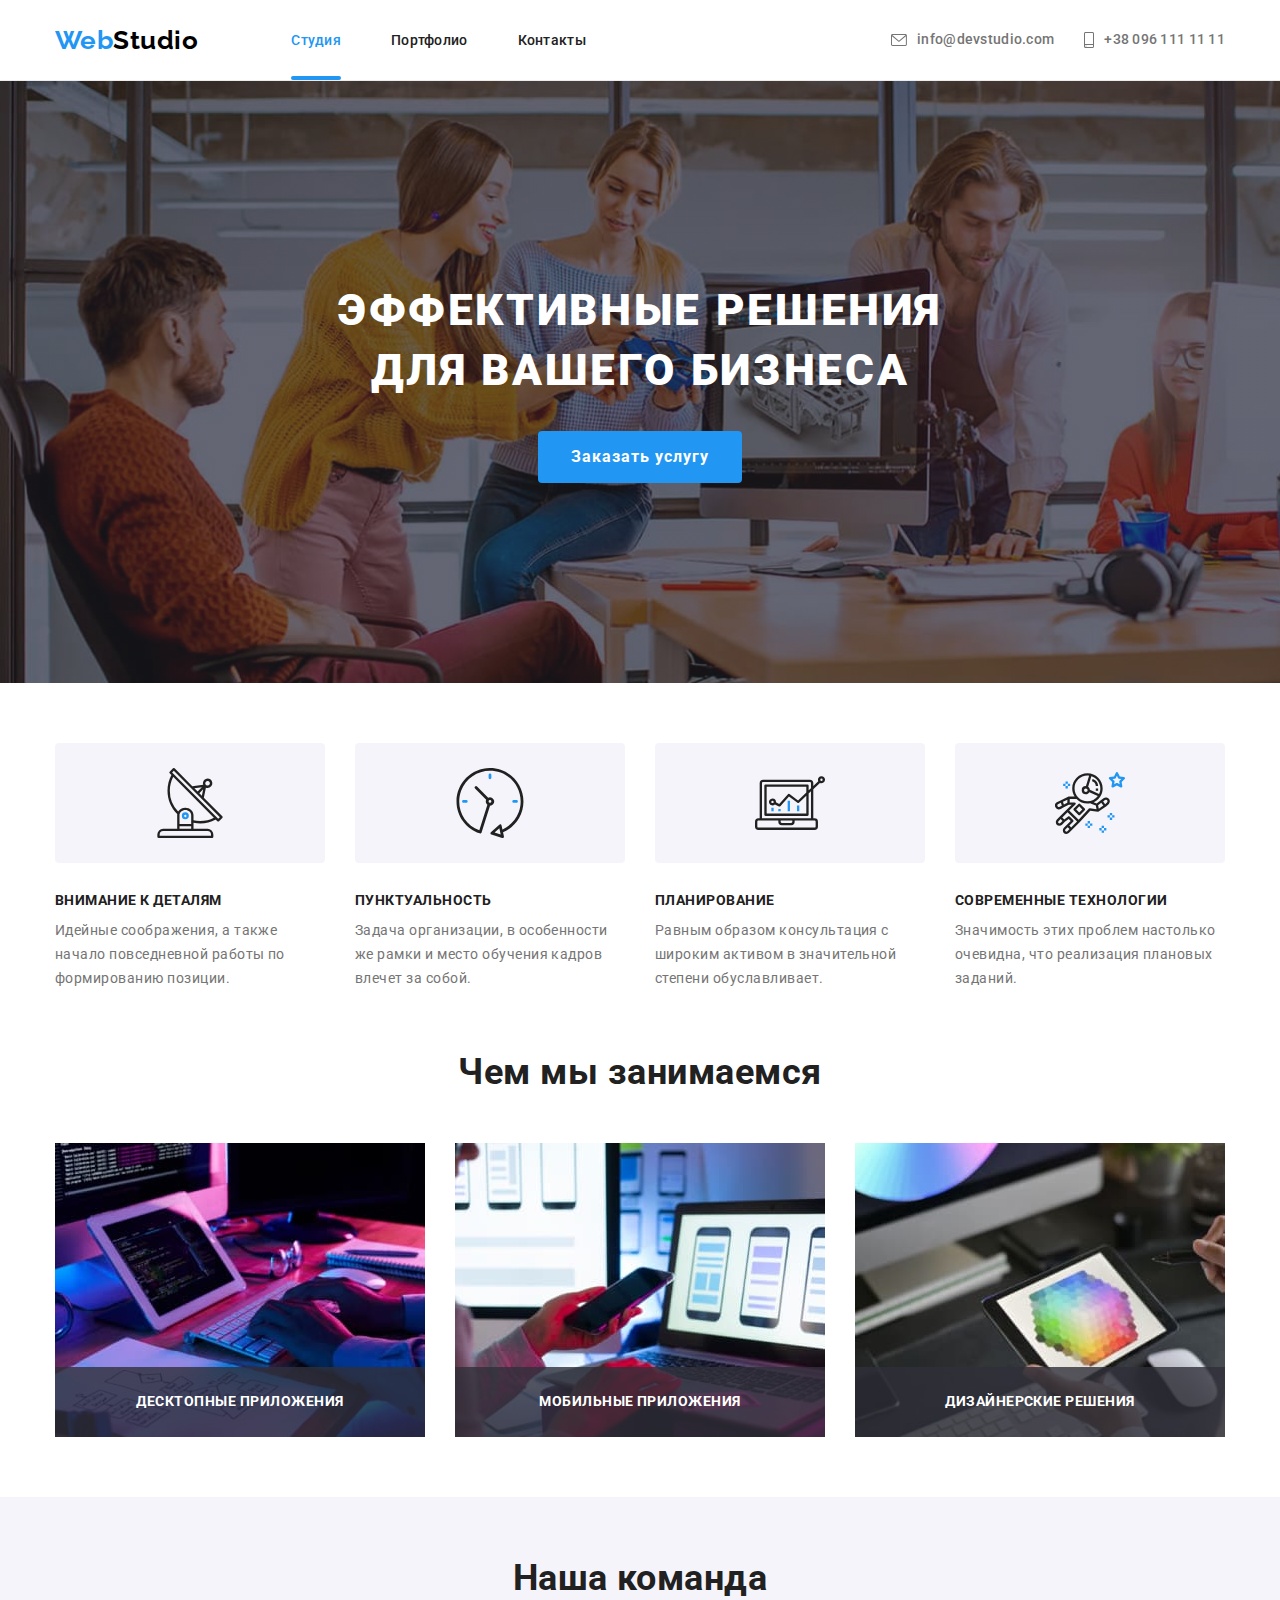
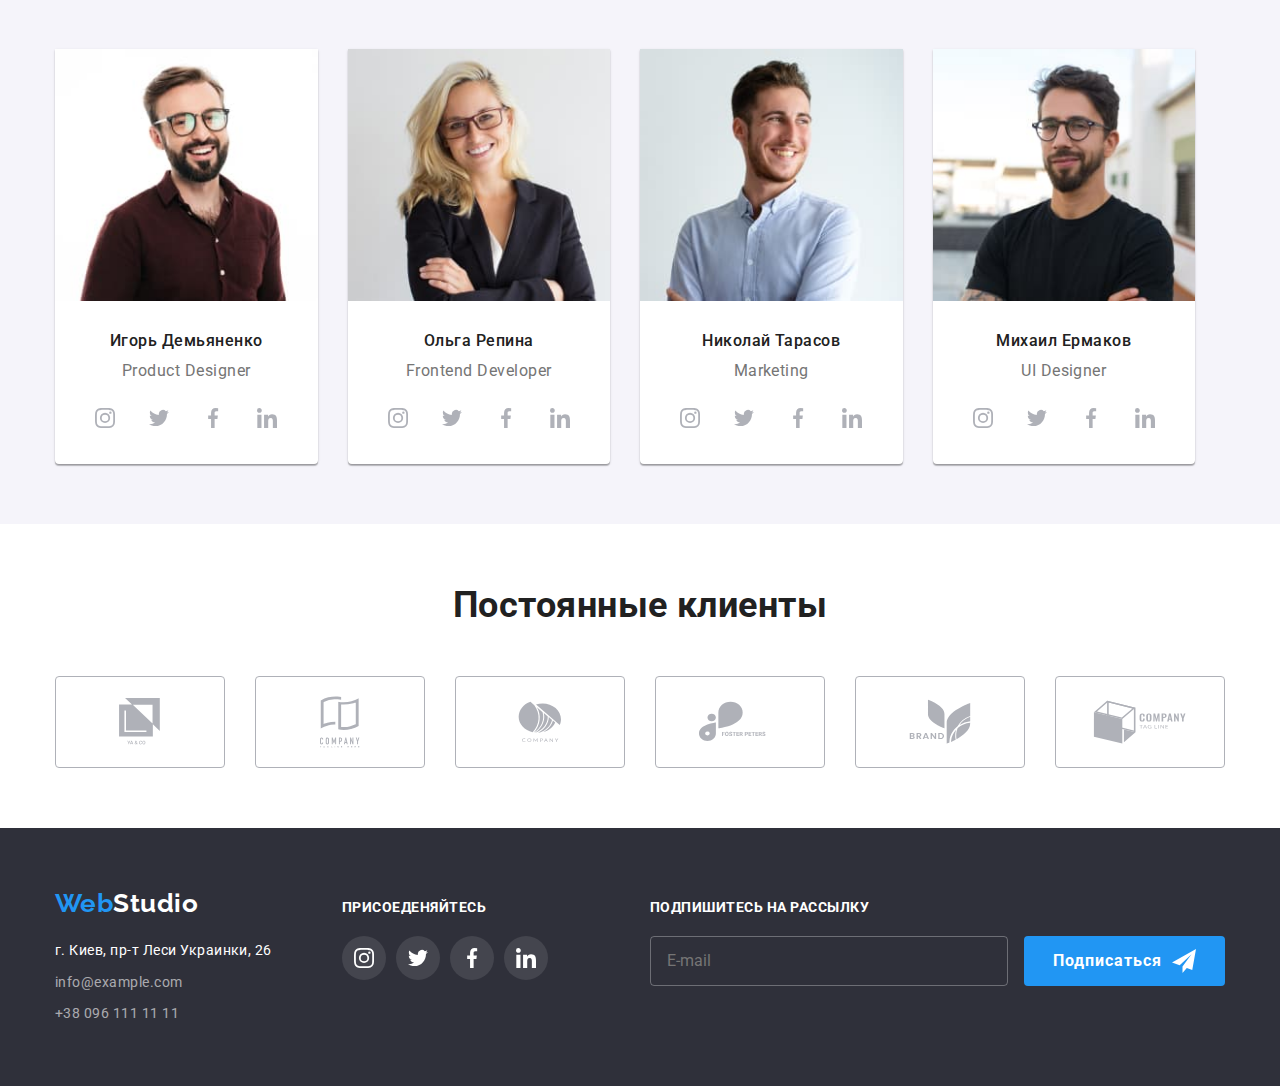
<file: index.html>
<!DOCTYPE html>
<html lang="ru">
  <head>
    <meta charset="UTF-8" />
    <meta http-equiv="X-UA-Compatible" content="IE=edge" />
    <meta name="viewport" content="width=device-width, initial-scale=1.0" />
    <title>Студия</title>
    <link rel="preconnect" href="https://fonts.googleapis.com" />
    <link rel="preconnect" href="https://fonts.gstatic.com" crossorigin />
    <link
      href="https://fonts.googleapis.com/css2?family=Raleway:wght@700&family=Roboto:wght@400;500;700;900&display=swap"
      rel="stylesheet"
    />
    <link rel="stylesheet" href="./css/main.min.css" />
  </head>

  <body>
    <!--Верхняя линия-->
    <header class="page-header">
      <div class="container">
        <nav class="page-header__nav">
          <a class="logo" href="./index.html">
            Web<span class="logo--black">Studio</span>
          </a>
          <button
            type="button"
            class="menu__btn is-open"
            aria-expanded="false"
            aria-controls="menu"
            data-menu-button
          >
            <svg
              width="40"
              height="40"
              aria-label="Переключатель мобильного меню"
            >
              <use class="menu__icon-menu" href="./images/icons.svg#menu"></use>
              <use
                class="menu__icon-cross"
                href="./images/icons.svg#cross"
              ></use>
            </svg>
          </button>
          <div class="menu" id="menu" data-menu>
            <ul class="site-nav">
              <li class="site-nav__item">
                <a
                  href="./index.html"
                  class="site-nav__link site-nav__link--activ"
                  >Студия</a
                >
              </li>
              <li class="site-nav__item">
                <a href="./portfolio.html" class="site-nav__link">Портфолио</a>
              </li>
              <li class="site-nav__item">
                <a href="" class="site-nav__link">Контакты</a>
              </li>
            </ul>
            <div>
              <ul class="contacts">
                <li class="contacts__item">
                  <a href="mailto:info@devstudio.com" class="contacts__link">
                    <svg class="contacts__icon-mail" width="16" height="12">
                      <use href="./images/icons.svg#mail"></use>
                    </svg>
                    info@devstudio.com</a
                  >
                </li>
                <li class="contacts__item">
                  <a href="tel:+380961111111" class="contacts__link">
                    <svg class="contacts__icon-tel" width="10" height="16">
                      <use href="./images/icons.svg#phone"></use>
                    </svg>
                    +38 096 111 11 11</a
                  >
                </li>
              </ul>
              <ul class="soc-header">
                <li class="soc-header__item">
                  <a href="" class="soc-header__link"> Instagram </a>
                </li>
                <li class="soc-header__item">
                  <a href="" class="soc-header__link"> Twitter </a>
                </li>
                <li class="soc-header__item">
                  <a href="" class="soc-header__link"> Facebook </a>
                </li>
                <li class="soc-header__item">
                  <a href="" class="soc-header__link"> LinkedIn </a>
                </li>
              </ul>
            </div>
          </div>
        </nav>
      </div>
    </header>

    <!-- main -->

    <main>
      <!--Шапка-->
      <section class="hero">
        <div class="container">
          <div class="hero__overlay">
            <h1 class="hero__title">
              Эффективные решения <br />
              для вашего бизнеса
            </h1>
            <button class="button" type="button" data-modal-open>
              Заказать услугу
            </button>
          </div>
          <div class="backdrop backdrop--is-hidden" data-modal>
            <div class="modal">
              <button type="button" data-modal-close class="button-close">
                <svg width="18" height="18" class="button-close__icon">
                  <use href="./images/icons.svg#vector"></use>
                </svg>
              </button>
              <!-- form -->
              <form action="javascript:void(0);" class="form">
                <b class="form__title"
                  >Оставьте свои данные, мы вам перезвоним</b
                >
                <div class="form__field">
                  <label for="name" class="form__label">Имя</label>
                  <input
                    type="text"
                    name="name"
                    id="name"
                    placeholder=" "
                    autofocus
                    class="form__input"
                  />
                  <span class="form__icon">
                    <svg width="12" height="12">
                      <use href="./images/icons.svg#name"></use>
                    </svg>
                  </span>
                </div>

                <div class="form__field">
                  <label for="tel" class="form__label">Телефон</label>
                  <input
                    type="tel"
                    name="tel"
                    id="tel"
                    placeholder=" "
                    class="form__input"
                  />
                  <span class="form__icon">
                    <svg width="13" height="13">
                      <use href="./images/icons.svg#telephone"></use>
                    </svg>
                  </span>
                </div>

                <div class="form__field">
                  <label for="mail" class="form__label">Почта</label>
                  <input
                    type="email"
                    name="mail"
                    id="mail"
                    placeholder=" "
                    class="form__input"
                  />
                  <span class="form__icon">
                    <svg width="15" height="12">
                      <use href="./images/icons.svg#email"></use>
                    </svg>
                  </span>
                </div>

                <div class="form__field">
                  <label for="comment" class="form__label">Комментарий</label>
                  <textarea
                    name="comment"
                    id="comment"
                    placeholder="Введите текст"
                    class="form__textarea"
                  ></textarea>
                </div>

                <div class="form__field form__checkbox">
                  <label for="policy" class="form__label">
                    <input
                      type="checkbox"
                      name="policy"
                      id="policy"
                      class="form__input"
                    />
                    <span class="form__checkbox-icon"> </span>
                    Соглашаюсь с рассылкой и принимаю &nbsp;
                    <a href="" class="form__checkbox-link"> Условия договора</a>
                  </label>
                </div>

                <button class="button modal__button" type="submit">
                  Отправить
                </button>
              </form>
            </div>
          </div>
        </div>
      </section>
      <!--Наши особенности-->
      <section class="section">
        <div class="container">
          <h2 class="visually-hidden">Особенности</h2>
          <ul class="features">
            <li class="features__item">
              <div class="features__icon">
                <svg width="70" height="70">
                  <use href="./images/icons.svg#antenna"></use>
                </svg>
              </div>
              <h3 class="features__title">Внимание к деталям</h3>
              <p class="features__text">
                Идейные соображения, а также начало повседневной работы по
                формированию позиции.
              </p>
            </li>
            <li class="features__item">
              <div class="features__icon">
                <svg width="70" height="70">
                  <use href="./images/icons.svg#clock"></use>
                </svg>
              </div>
              <h3 class="features__title">Пунктуальность</h3>
              <p class="features__text">
                Задача организации, в особенности же рамки и место обучения
                кадров влечет за собой.
              </p>
            </li>
            <li class="features__item">
              <div class="features__icon">
                <svg width="70" height="70">
                  <use href="./images/icons.svg#diagram"></use>
                </svg>
              </div>
              <h3 class="features__title">Планирование</h3>
              <p class="features__text">
                Равным образом консультация с широким активом в значительной
                степени обуславливает.
              </p>
            </li>
            <li class="features__item">
              <div class="features__icon">
                <svg width="70" height="70">
                  <use href="./images/icons.svg#astronaut"></use>
                </svg>
              </div>
              <h3 class="features__title">Современные технологии</h3>
              <p class="features__text">
                Значимость этих проблем настолько очевидна, что реализация
                плановых заданий.
              </p>
            </li>
          </ul>
        </div>
      </section>
      <!--Чем мы занимаемся-->
      <section class="section section__work">
        <div class="container">
          <h2 class="section__title">Чем мы занимаемся</h2>
          <ul class="works">
            <li class="works__item">
              <img
                srcset="./images/box1-370.jpg 1x, ./images/box1-740.jpg 2x"
                src="./images/box1-370.jpg"
                alt="Разаработка програмного обеспичения"
                width="370"
                height="294"
                class="works__image"
              />
              <div class="works__content">
                <p class="works__title">Десктопные приложения</p>
              </div>
            </li>
            <li class="works__item">
              <img
                srcset="./images/box2-370.jpg 1x, ./images/box2-370.jpg 2x"
                src="./images/box2-370.jpg"
                alt="Андроид разработка"
                width="370"
                height="294"
                class="works__image"
              />
              <div class="works__content">
                <p class="works__title">Мобильные приложения</p>
              </div>
            </li>
            <li class="works__item">
              <img
                srcset="./images/box3-370.jpg 1x, ./images/box3-370.jpg 2x"
                src="./images/box3-370.jpg"
                alt="Дизайн"
                width="370"
                height="294"
                class="works__image"
              />
              <div class="works__content">
                <p class="works__title">Дизайнерские решения</p>
              </div>
            </li>
          </ul>
        </div>
      </section>
      <!--Наша команда -->
      <section class="section section__team">
        <div class="container">
          <h2 class="section__title">Наша команда</h2>
          <ul class="team-member">
            <li class="team-member__item">
              <picture>
                <source
                  srcset="
                    ./images/teamcard1-desktop-270.jpg 1x,
                    ./images/teamcard1-desktop-540.jpg 2x
                  "
                  media="(min-width: 1200px)"
                />
                <source
                  srcset="
                    ./images/teamcard1-tablet_354.jpg 1x,
                    ./images/teamcard1-tablet_708.jpg 2x
                  "
                  media="(min-width: 768px)"
                />
                <source
                  srcset="
                    ./images/teamcard1-mobile-450.jpg 1x,
                    ./images/teamcard1-mobile-900.jpg 2x
                  "
                  media="(min-width: 480px)"
                />
                <img
                  src="./images/teamcard1-mobile-450.jpg"
                  alt="Игорь Демьяненко"
                  width="450"
                  height="460"
                  class="team-member__image"
                />
              </picture>
              <h3 class="team-member__name">Игорь Демьяненко</h3>
              <p class="team-member__position">Product Designer</p>
              <ul class="list-icons">
                <li class="list-icons__item">
                  <a href="" class="list-icons__link">
                    <svg class="list-icons__icon" width="20" height="20">
                      <use href="./images/icons.svg#instagram"></use>
                    </svg>
                  </a>
                </li>
                <li class="list-icons__item">
                  <a href="" class="list-icons__link">
                    <svg class="list-icons__icon" width="20" height="20">
                      <use href="./images/icons.svg#twitter"></use>
                    </svg>
                  </a>
                </li>
                <li class="list-icons__item">
                  <a href="" class="list-icons__link">
                    <svg class="list-icons__icon" width="20" height="20">
                      <use href="./images/icons.svg#facebook"></use>
                    </svg>
                  </a>
                </li>
                <li class="list-icons__item">
                  <a href="" class="list-icons__link">
                    <svg class="list-icons__icon" width="20" height="20">
                      <use href="./images/icons.svg#linkedin"></use>
                    </svg>
                  </a>
                </li>
              </ul>
            </li>
            <li class="team-member__item">
              <picture>
                <source
                  srcset="
                    ./images/teamcard2-desktop-270.jpg 1x,
                    ./images/teamcard2-desktop-540.jpg 2x
                  "
                  media="(min-width: 1200px)"
                />
                <source
                  srcset="
                    ./images/teamcard2-tablet_354.jpg 1x,
                    ./images/teamcard2-tablet_708.jpg 2x
                  "
                  media="(min-width: 768px)"
                />
                <source
                  srcset="
                    ./images/teamcard2-mobile-450.jpg 1x,
                    ./images/teamcard2-mobile-900.jpg 2x
                  "
                  media="(min-width: 480px)"
                />
                <img
                  src="./images/teamcard2-mobile-450.jpg"
                  alt="Ольга Репина"
                  width="450"
                  height="460"
                  class="team-member__image"
                />
              </picture>
              <h3 class="team-member__name">Ольга Репина</h3>
              <p class="team-member__position">Frontend Developer</p>

              <ul class="list-icons">
                <li class="list-icons__item">
                  <a href="" class="list-icons__link">
                    <svg class="list-icons__icon" width="20" height="20">
                      <use href="./images/icons.svg#instagram"></use>
                    </svg>
                  </a>
                </li>
                <li class="list-icons__item">
                  <a href="" class="list-icons__link">
                    <svg class="list-icons__icon" width="20" height="20">
                      <use href="./images/icons.svg#twitter"></use>
                    </svg>
                  </a>
                </li>
                <li class="list-icons__item">
                  <a href="" class="list-icons__link">
                    <svg class="list-icons__icon" width="20" height="20">
                      <use href="./images/icons.svg#facebook"></use>
                    </svg>
                  </a>
                </li>
                <li class="list-icons__item">
                  <a href="" class="list-icons__link">
                    <svg class="list-icons__icon" width="20" height="20">
                      <use href="./images/icons.svg#linkedin"></use>
                    </svg>
                  </a>
                </li>
              </ul>
            </li>
            <li class="team-member__item">
              <picture>
                <source
                  srcset="
                    ./images/teamcard3-desktop-270.jpg 1x,
                    ./images/teamcard3-desktop-540.jpg 2x
                  "
                  media="(min-width: 1200px)"
                />
                <source
                  srcset="
                    ./images/teamcard3-tablet_354.jpg 1x,
                    ./images/teamcard3-tablet_708.jpg 2x
                  "
                  media="(min-width: 768px)"
                />
                <source
                  srcset="
                    ./images/teamcard3-mobile-450.jpg 1x,
                    ./images/teamcard3-mobile-900.jpg 2x
                  "
                  media="(min-width: 480px)"
                />
                <img
                  src="./images/teamcard3-mobile-450.jpg"
                  alt="Николай Тарасов"
                  width="450"
                  height="460"
                  class="team-member__image"
                />
              </picture>
              <h3 class="team-member__name">Николай Тарасов</h3>
              <p class="team-member__position">Marketing</p>

              <ul class="list-icons">
                <li class="list-icons__item">
                  <a href="" class="list-icons__link">
                    <svg class="list-icons__icon" width="20" height="20">
                      <use href="./images/icons.svg#instagram"></use>
                    </svg>
                  </a>
                </li>
                <li class="list-icons__item">
                  <a href="" class="list-icons__link">
                    <svg class="list-icons__icon" width="20" height="20">
                      <use href="./images/icons.svg#twitter"></use>
                    </svg>
                  </a>
                </li>
                <li class="list-icons__item">
                  <a href="" class="list-icons__link">
                    <svg class="list-icons__icon" width="20" height="20">
                      <use href="./images/icons.svg#facebook"></use>
                    </svg>
                  </a>
                </li>
                <li class="list-icons__item">
                  <a href="" class="list-icons__link">
                    <svg class="list-icons__icon" width="20" height="20">
                      <use href="./images/icons.svg#linkedin"></use>
                    </svg>
                  </a>
                </li>
              </ul>
            </li>
            <li class="team-member__item">
              <picture>
                <source
                  srcset="
                    ./images/teamcard4-desktop-270.jpg 1x,
                    ./images/teamcard4-desktop-540.jpg 2x
                  "
                  media="(min-width: 1200px)"
                />
                <source
                  srcset="
                    ./images/teamcard4-tablet_354.jpg 1x,
                    ./images/teamcard4-tablet_708.jpg 2x
                  "
                  media="(min-width: 768px)"
                />
                <source
                  srcset="
                    ./images/teamcard4-mobile-450.jpg 1x,
                    ./images/teamcard4-mobile-900.jpg 2x
                  "
                  media="(min-width: 480px)"
                />
                <img
                  src="./images/teamcard4-mobile-450.jpg"
                  alt="Михаил Ермаков"
                  width="450"
                  height="460"
                  class="team-member__image"
                />
              </picture>
              <h3 class="team-member__name">Михаил Ермаков</h3>
              <p class="team-member__position">UI Designer</p>

              <ul class="list-icons">
                <li class="list-icons__item">
                  <a href="" class="list-icons__link" aria-label="instagram">
                    <svg class="list-icons__icon" width="20" height="20">
                      <use href="./images/icons.svg#instagram"></use>
                    </svg>
                  </a>
                </li>
                <li class="list-icons__item">
                  <a href="" class="list-icons__link" aria-label="twitter">
                    <svg class="list-icons__icon" width="20" height="20">
                      <use href="./images/icons.svg#twitter"></use>
                    </svg>
                  </a>
                </li>
                <li class="list-icons__item">
                  <a href="" class="list-icons__link" aria-label="facebook">
                    <svg class="list-icons__icon" width="20" height="20">
                      <use href="./images/icons.svg#facebook"></use>
                    </svg>
                  </a>
                </li>
                <li class="list-icons__item">
                  <a href="" class="list-icons__link" aria-label="linked in">
                    <svg class="list-icons__icon" width="20" height="20">
                      <use href="./images/icons.svg#linkedin"></use>
                    </svg>
                  </a>
                </li>
              </ul>
            </li>
          </ul>
        </div>
      </section>

      <!-- Clients -->

      <section class="section">
        <div class="container">
          <h2 class="section__title">Постоянные клиенты</h2>
          <ul class="clients">
            <li class="clients__item">
              <a href="" class="clients__link">
                <svg class="clients__icon" width="41" height="46.7">
                  <use href="./images/icons.svg#client1"></use>
                </svg>
              </a>
            </li>
            <li class="clients__item">
              <a href="" class="clients__link">
                <svg class="clients__icon" width="40" height="52">
                  <use href="./images/icons.svg#client2"></use>
                </svg>
              </a>
            </li>
            <li class="clients__item">
              <a href="" class="clients__link">
                <svg class="clients__icon" width="43.46" height="41.18">
                  <use href="./images/icons.svg#client3"></use>
                </svg>
              </a>
            </li>
            <li class="clients__item">
              <a href="" class="clients__link">
                <svg class="clients__icon" width="84.44" height="40.62">
                  <use href="./images/icons.svg#client4"></use>
                </svg>
              </a>
            </li>
            <li class="clients__item">
              <a href="" class="clients__link">
                <svg class="clients__icon" width="62.54" height="45.43">
                  <use href="./images/icons.svg#client5"></use>
                </svg>
              </a>
            </li>
            <li class="clients__item">
              <a href="" class="clients__link">
                <svg class="clients__icon" width="93.79" height="43.93">
                  <use href="./images/icons.svg#client6"></use>
                </svg>
              </a>
            </li>
          </ul>
        </div>
      </section>
    </main>
    <!--footer-->
    <footer class="page-footer">
      <div class="container page-footer__container">
        <div class="page-footer__address-social">
          <div>
            <a class="logo" href="./index.html"
              >Web<span class="logo--white">Studio</span></a
            >
            <address>
              <ul class="address">
                <li class="address__item">
                  <p class="address__text">г. Киев, пр-т Леси Украинки, 26</p>
                </li>
                <li class="address__item">
                  <a class="address__link" href="mailto:info@example.com"
                    >info@example.com</a
                  >
                </li>
                <li class="address__item">
                  <a class="address__link" href="tel:+380961111111"
                    >+38 096 111 11 11</a
                  >
                </li>
              </ul>
            </address>
          </div>

          <!-- social -->

          <div class="social">
            <p class="social__title">ПРИСОЕДЕНЯЙТЕСЬ</p>

            <ul class="list-icons social__list-icons">
              <li class="list-icons__item">
                <a href="" class="list-icons__link social__link">
                  <svg
                    class="list-icons__icon social__icon"
                    width="20"
                    height="20"
                  >
                    <use href="./images/icons.svg#instagram"></use>
                  </svg>
                </a>
              </li>
              <li class="list-icons__item">
                <a href="" class="list-icons__link social__link">
                  <svg
                    class="list-icons__icon social__icon"
                    width="20"
                    height="20"
                  >
                    <use href="./images/icons.svg#twitter"></use>
                  </svg>
                </a>
              </li>
              <li class="list-icons__item">
                <a href="" class="list-icons__link social__link">
                  <svg
                    class="list-icons__icon social__icon"
                    width="20"
                    height="20"
                  >
                    <use href="./images/icons.svg#facebook"></use>
                  </svg>
                </a>
              </li>
              <li class="list-icons__item">
                <a href="" class="list-icons__link social__link">
                  <svg
                    class="list-icons__icon social__icon"
                    width="20"
                    height="20"
                  >
                    <use href="./images/icons.svg#linkedin"></use>
                  </svg>
                </a>
              </li>
            </ul>
          </div>
        </div>
        <!-- subscription -->

        <div class="subscription">
          <form action="javascript:void(0);" class="subscription__form">
            <p class="subscription__title">Подпишитесь на рассылку</p>
            <div class="subscription__form-field">
              <label for="email"></label>
              <input
                type="email"
                name="mail"
                id="email"
                placeholder="E-mail"
                class="subscription__input"
              />
              <button class="button subscription__button" type="submit">
                Подписаться
                <svg width="24" height="24" class="subscription__icon">
                  <use href="./images/icons.svg#plane"></use>
                </svg>
              </button>
            </div>
          </form>
        </div>
      </div>
    </footer>
    <script src="./js/modal.js"></script>
    <script src="./js/mobile-menu.js"></script>
  </body>
</html>
</file>
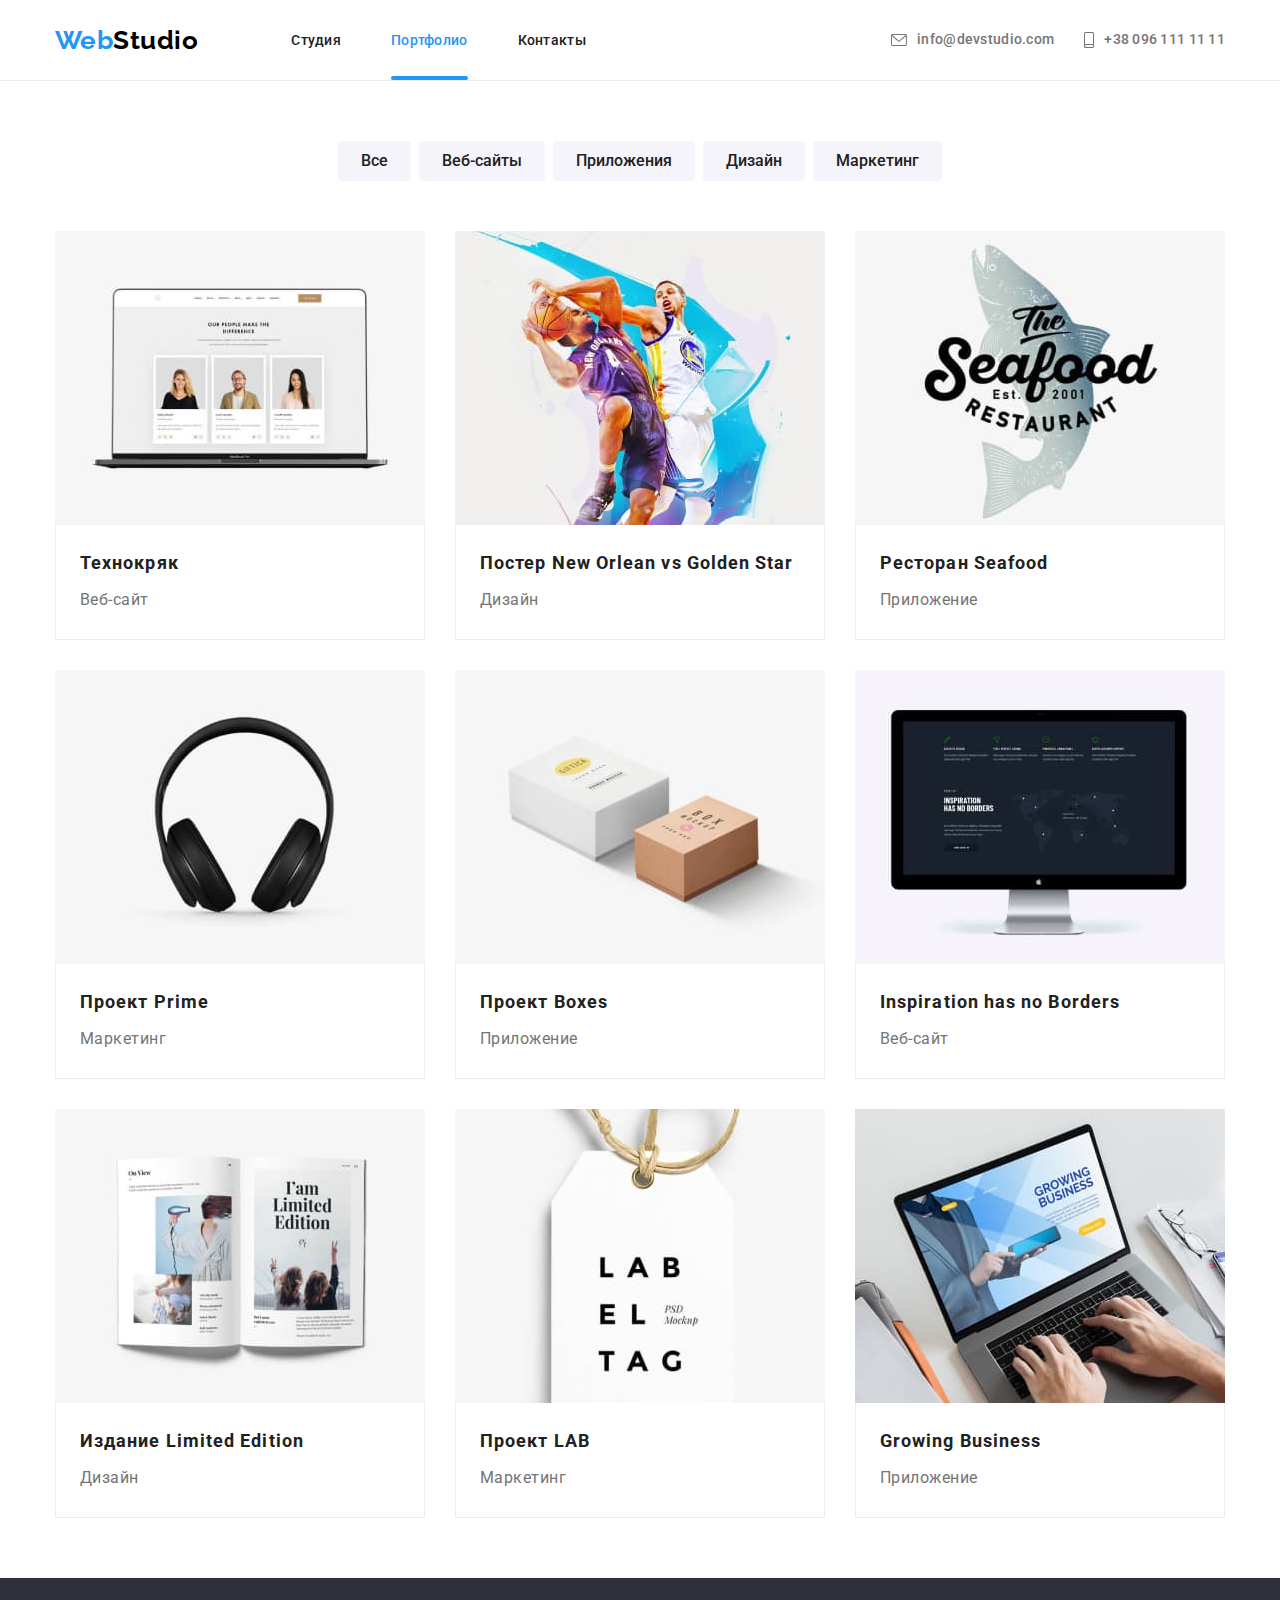
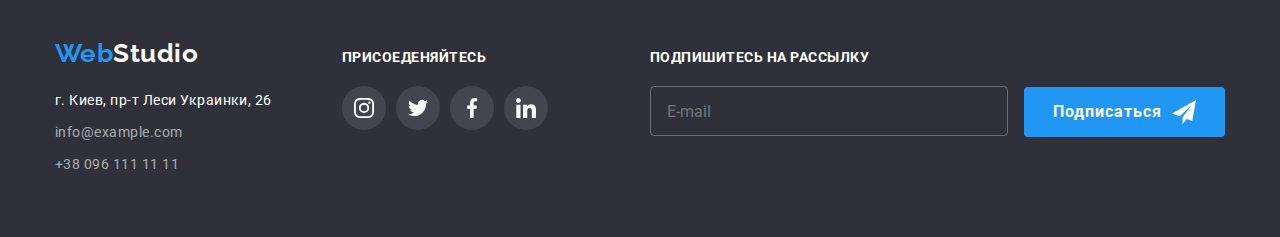
<file: portfolio.html>
<!DOCTYPE html>
<html lang="ru">
  <head>
    <meta charset="UTF-8" />
    <meta http-equiv="X-UA-Compatible" content="IE=edge" />
    <meta name="viewport" content="width=device-width, initial-scale=1.0" />
    <title>Студия</title>
    <link rel="preconnect" href="https://fonts.googleapis.com" />
    <link rel="preconnect" href="https://fonts.gstatic.com" crossorigin />
    <link
      href="https://fonts.googleapis.com/css2?family=Raleway:wght@700&family=Roboto:wght@400;500;700;900&display=swap"
      rel="stylesheet"
    />
    <link rel="stylesheet" href="./css/portfolio.css" />
  </head>

  <body>
    <!--Верхняя линия-->
    <header class="page-header">
      <div class="container">
        <nav class="page-header__nav">
          <a class="logo" href="./index.html">
            Web<span class="logo--black">Studio</span>
          </a>
          <button
            type="button"
            class="menu__btn is-open"
            aria-expanded="false"
            aria-controls="menu"
            data-menu-button
          >
            <svg
              width="40"
              height="40"
              aria-label="Переключатель мобильного меню"
            >
              <use
                class="menu__icon-cross"
                href="./images/icons.svg#cross"
              ></use>
              <use class="menu__icon-menu" href="./images/icons.svg#menu"></use>
            </svg>
          </button>
          <div class="menu" id="menu" data-menu>
            <ul class="site-nav">
              <li class="site-nav__item">
                <a href="./index.html" class="site-nav__link">Студия</a>
              </li>
              <li class="site-nav__item">
                <a
                  href="./portfolio.html"
                  class="site-nav__link site-nav__link--activ"
                  >Портфолио</a
                >
              </li>
              <li class="site-nav__item">
                <a href="" class="site-nav__link">Контакты</a>
              </li>
            </ul>
            <div>
              <ul class="contacts">
                <li class="contacts__item">
                  <a href="mailto:info@devstudio.com" class="contacts__link">
                    <svg class="contacts__icon-mail" width="16" height="12">
                      <use href="./images/icons.svg#mail"></use>
                    </svg>
                    info@devstudio.com</a
                  >
                </li>
                <li class="contacts__item">
                  <a href="tel:+380961111111" class="contacts__link">
                    <svg class="contacts__icon-tel" width="10" height="16">
                      <use href="./images/icons.svg#phone"></use>
                    </svg>
                    +38 096 111 11 11</a
                  >
                </li>
              </ul>
              <ul class="soc-header">
                <li class="soc-header__item">
                  <a href="" class="soc-header__link"> Instagram </a>
                </li>
                <li class="soc-header__item">
                  <a href="" class="soc-header__link"> Twitter </a>
                </li>
                <li class="soc-header__item">
                  <a href="" class="soc-header__link"> Facebook </a>
                </li>
                <li class="soc-header__item">
                  <a href="" class="soc-header__link"> LinkedIn </a>
                </li>
              </ul>
            </div>
          </div>
        </nav>
      </div>
    </header>

    <!-- main -->

    <main>
      <section class="section">
        <div class="container">
          <h1 class="visually-hidden">Портфолио</h1>
          <!-- Кнопки -->
          <ul class="filters">
            <li class="filters__item">
              <button class="filters__butoon" type="button">Все</button>
            </li>
            <li class="filters__item">
              <button class="filters__butoon" type="button">Веб-сайты</button>
            </li>
            <li class="filters__item">
              <button class="filters__butoon" type="button">Приложения</button>
            </li>
            <li class="filters__item">
              <button class="filters__butoon" type="button">Дизайн</button>
            </li>
            <li class="filters__item">
              <button class="filters__butoon" type="button">Маркетинг</button>
            </li>
          </ul>
          <!-- Портфолио -->
          <ul class="card-set">
            <li class="card-set__item">
              <a href="" class="card-set__link">
                <div class="product">
                  <picture>
                    <source
                      srcset="
                        ./images/technoquack-desktop-370.jpg 1x,
                        ./images/technoquack-desktop-740.jpg 2x
                      "
                      media="(min-width: 1200px)"
                    />
                    <source
                      srcset="
                        ./images/technoquack-tablet-354.jpg 1x,
                        ./images/technoquack-tablet-708.jpg 2x
                      "
                      media="(min-width: 768px)"
                    />
                    <source
                      srcset="
                        ./images/technoquack-mobile-450.jpg 1x,
                        ./images/technoquack-mobile-900.jpg 2x
                      "
                      media="(min-width: 480px)"
                    />
                    <img
                      src="./images/technoquack-mobile-450.jpg"
                      alt="Веб-сайт"
                      width="450"
                      height="294"
                      class="products__image"
                    />
                  </picture>

                  <div class="product__overlay">
                    <p class="product__text">
                      Ресурс предлагает комплексные предложения с разным уровнем
                      функционала и сервисов. Все это позволит посетителю
                      получить исчерпывающие сведения о компании или частном
                      лице.
                    </p>
                  </div>
                </div>
                <div class="product__meta">
                  <h2 class="product__title">Технокряк</h2>
                  <p class="product__name">Веб-сайт</p>
                </div>
              </a>
            </li>
            <li class="card-set__item">
              <a href="" class="card-set__link">
                <div class="product">
                  <picture>
                    <source
                      srcset="
                        ./images/neworlean-desktop-370.jpg 1x,
                        ./images/neworlean-desktop-740.jpg 2x
                      "
                      media="(min-width: 1200px)"
                    />
                    <source
                      srcset="
                        ./images/neworlean-tablet-354.jpg 1x,
                        ./images/neworlean-tablet-708.jpg 2x
                      "
                      media="(min-width: 768px)"
                    />
                    <source
                      srcset="
                        ./images/neworlean-mobile-450.jpg 1x,
                        ./images/neworlean-mobile-900.jpg 2x
                      "
                      media="(min-width: 480px)"
                    />
                    <img
                      src="./images/neworlean-mobile-450.jpg"
                      alt="Дизайн"
                      width="450"
                      height="294"
                      class="products__image"
                    />
                  </picture>

                  <div class="product__overlay">
                    <p class="product__text">
                      Ресурс предлагает комплексные предложения с разным уровнем
                      функционала и сервисов. Все это позволит посетителю
                      получить исчерпывающие сведения о компании или частном
                      лице.
                    </p>
                  </div>
                </div>
                <div class="product__meta">
                  <h2 class="product__title">
                    Постер New Orlean vs Golden Star
                  </h2>
                  <p class="product__name">Дизайн</p>
                </div>
              </a>
            </li>
            <li class="card-set__item">
              <a href="" class="card-set__link">
                <div class="product">
                  <picture>
                    <source
                      srcset="
                        ./images/seafood-desktop-370.jpg 1x,
                        ./images/seafood-desktop-740.jpg 2x
                      "
                      media="(min-width: 1200px)"
                    />
                    <source
                      srcset="
                        ./images/seafood-tablet-354.jpg 1x,
                        ./images/seafood-tablet-708.jpg 2x
                      "
                      media="(min-width: 768px)"
                    />
                    <source
                      srcset="
                        ./images/seafood-mobile-450.jpg 1x,
                        ./images/seafood-mobile-900.jpg 2x
                      "
                      media="(min-width: 480px)"
                    />
                    <img
                      src="./images/seafood-mobile-450.jpg"
                      alt="Приложение"
                      width="450"
                      height="294"
                      class="products__image"
                    />
                  </picture>

                  <div class="product__overlay">
                    <p class="product__text">
                      Ресурс предлагает комплексные предложения с разным уровнем
                      функционала и сервисов. Все это позволит посетителю
                      получить исчерпывающие сведения о компании или частном
                      лице.
                    </p>
                  </div>
                </div>
                <div class="product__meta">
                  <h2 class="product__title">Ресторан Seafood</h2>
                  <p class="product__name">Приложение</p>
                </div>
              </a>
            </li>
            <li class="card-set__item">
              <a href="" class="card-set__link">
                <div class="product">
                  <picture>
                    <source
                      srcset="
                        ./images/prime-desktop-370.jpg 1x,
                        ./images/prime-desktop-740.jpg 2x
                      "
                      media="(min-width: 1200px)"
                    />
                    <source
                      srcset="
                        ./images/prime-tablet-354.jpg 1x,
                        ./images/prime-tablet-708.jpg 2x
                      "
                      media="(min-width: 768px)"
                    />
                    <source
                      srcset="
                        ./images/prime-mobile-450.jpg 1x,
                        ./images/prime-mobile-900.jpg 2x
                      "
                      media="(min-width: 480px)"
                    />
                    <img
                      src="./images/prime-mobile-450.jpg"
                      alt="Маркетинг"
                      width="450"
                      height="294"
                      class="products__image"
                    />
                  </picture>

                  <div class="product__overlay">
                    <p class="product__text">
                      Ресурс предлагает комплексные предложения с разным уровнем
                      функционала и сервисов. Все это позволит посетителю
                      получить исчерпывающие сведения о компании или частном
                      лице.
                    </p>
                  </div>
                </div>
                <div class="product__meta">
                  <h2 class="product__title">Проект Prime</h2>
                  <p class="product__name">Маркетинг</p>
                </div>
              </a>
            </li>
            <li class="card-set__item">
              <a href="" class="card-set__link">
                <div class="product">
                  <picture>
                    <source
                      srcset="
                        ./images/boxes-desktop-370.jpg 1x,
                        ./images/boxes-desktop-740.jpg 2x
                      "
                      media="(min-width: 1200px)"
                    />
                    <source
                      srcset="
                        ./images/boxes-tablet-354.jpg 1x,
                        ./images/boxes-tablet-708.jpg 2x
                      "
                      media="(min-width: 768px)"
                    />
                    <source
                      srcset="
                        ./images/boxes-mobile-450.jpg 1x,
                        ./images/boxes-mobile-900.jpg 2x
                      "
                      media="(min-width: 480px)"
                    />
                    <img
                      src="./images/boxes-mobile-450.jpg"
                      alt="Приложение"
                      width="450"
                      height="294"
                      class="products__image"
                    />
                  </picture>

                  <div class="product__overlay">
                    <p class="product__text">
                      Ресурс предлагает комплексные предложения с разным уровнем
                      функционала и сервисов. Все это позволит посетителю
                      получить исчерпывающие сведения о компании или частном
                      лице.
                    </p>
                  </div>
                </div>
                <div class="product__meta">
                  <h2 class="product__title">Проект Boxes</h2>
                  <p class="product__name">Приложение</p>
                </div>
              </a>
            </li>
            <li class="card-set__item">
              <a href="" class="card-set__link">
                <div class="product">
                  <picture>
                    <source
                      srcset="
                        ./images/inspiration-desktop-370.jpg 1x,
                        ./images/inspiration-desktop-740.jpg 2x
                      "
                      media="(min-width: 1200px)"
                    />
                    <source
                      srcset="
                        ./images/inspiration-tablet-354.jpg 1x,
                        ./images/inspiration-tablet-708.jpg 2x
                      "
                      media="(min-width: 768px)"
                    />
                    <source
                      srcset="
                        ./images/inspiration-mobile-450.jpg 1x,
                        ./images/inspiration-mobile-900.jpg 2x
                      "
                      media="(min-width: 480px)"
                    />
                    <img
                      src="./images/inspiration-mobile-450.jpg"
                      alt="Веб-сайт"
                      width="450"
                      height="294"
                      class="products__image"
                    />
                  </picture>

                  <div class="product__overlay">
                    <p class="product__text">
                      Ресурс предлагает комплексные предложения с разным уровнем
                      функционала и сервисов. Все это позволит посетителю
                      получить исчерпывающие сведения о компании или частном
                      лице.
                    </p>
                  </div>
                </div>
                <div class="product__meta">
                  <h2 class="product__title">Inspiration has no Borders</h2>
                  <p class="product__name">Веб-сайт</p>
                </div>
              </a>
            </li>
            <li class="card-set__item">
              <a href="" class="card-set__link">
                <div class="product">
                  <picture>
                    <source
                      srcset="
                        ./images/limited-desktop-370.jpg 1x,
                        ./images/limited-desktop-740.jpg 2x
                      "
                      media="(min-width: 1200px)"
                    />
                    <source
                      srcset="
                        ./images/limited-tablet-354.jpg 1x,
                        ./images/limited-tablet-708.jpg 2x
                      "
                      media="(min-width: 768px)"
                    />
                    <source
                      srcset="
                        ./images/limited-mobile-450.jpg 1x,
                        ./images/limited-mobile-900.jpg 2x
                      "
                      media="(min-width: 480px)"
                    />
                    <img
                      src="./images/limited-mobile-450.jpg"
                      alt="Дизайн"
                      width="450"
                      height="294"
                      class="products__image"
                    />
                  </picture>

                  <div class="product__overlay">
                    <p class="product__text">
                      Ресурс предлагает комплексные предложения с разным уровнем
                      функционала и сервисов. Все это позволит посетителю
                      получить исчерпывающие сведения о компании или частном
                      лице.
                    </p>
                  </div>
                </div>
                <div class="product__meta">
                  <h2 class="product__title">Издание Limited Edition</h2>
                  <p class="product__name">Дизайн</p>
                </div>
              </a>
            </li>
            <li class="card-set__item">
              <a href="" class="card-set__link">
                <div class="product">
                  <picture>
                    <source
                      srcset="
                        ./images/lab-desktop-370.jpg 1x,
                        ./images/lab-desktop-740.jpg 2x
                      "
                      media="(min-width: 1200px)"
                    />
                    <source
                      srcset="
                        ./images/lab-tablet-354.jpg 1x,
                        ./images/lab-tablet-708.jpg 2x
                      "
                      media="(min-width: 768px)"
                    />
                    <source
                      srcset="
                        ./images/lab-mobile-450.jpg 1x,
                        ./images/lab-mobile-900.jpg 2x
                      "
                      media="(min-width: 480px)"
                    />
                    <img
                      src="./images/lab-mobile-450.jpg"
                      alt="Маркетинг"
                      width="450"
                      height="294"
                      class="products__image"
                    />
                  </picture>

                  <div class="product__overlay">
                    <p class="product__text">
                      Ресурс предлагает комплексные предложения с разным уровнем
                      функционала и сервисов. Все это позволит посетителю
                      получить исчерпывающие сведения о компании или частном
                      лице.
                    </p>
                  </div>
                </div>
                <div class="product__meta">
                  <h2 class="product__title">Проект LAB</h2>
                  <p class="product__name">Маркетинг</p>
                </div>
              </a>
            </li>
            <li class="card-set__item">
              <a href="" class="card-set__link">
                <div class="product">
                  <picture>
                    <source
                      srcset="
                        ./images/growing-desktop-370.jpg 1x,
                        ./images/growing-desktop-740.jpg 2x
                      "
                      media="(min-width: 1200px)"
                    />
                    <source
                      srcset="
                        ./images/growing-tablet-354.jpg 1x,
                        ./images/growing-tablet-708.jpg 2x
                      "
                      media="(min-width: 768px)"
                    />
                    <source
                      srcset="
                        ./images/growing-mobile-450.jpg 1x,
                        ./images/growing-mobile-900.jpg 2x
                      "
                      media="(min-width: 480px)"
                    />
                    <img
                      src="./images/growing-mobile-450.jpg"
                      alt="Приложение"
                      width="450"
                      height="294"
                      class="products__image"
                    />
                  </picture>

                  <div class="product__overlay">
                    <p class="product__text">
                      Ресурс предлагает комплексные предложения с разным уровнем
                      функционала и сервисов. Все это позволит посетителю
                      получить исчерпывающие сведения о компании или частном
                      лице.
                    </p>
                  </div>
                </div>
                <div class="product__meta">
                  <h2 class="product__title">Growing Business</h2>
                  <p class="product__name">Приложение</p>
                </div>
              </a>
            </li>
          </ul>
        </div>
      </section>
    </main>
    <!--footer-->
    <footer class="page-footer">
      <div class="container page-footer__container">
        <div class="page-footer__address-social">
          <div>
            <a class="logo" href="./index.html"
              >Web<span class="logo--white">Studio</span></a
            >
            <address>
              <ul class="address">
                <li class="address__item">
                  <p class="address__text">г. Киев, пр-т Леси Украинки, 26</p>
                </li>
                <li class="address__item">
                  <a class="address__link" href="mailto:info@example.com"
                    >info@example.com</a
                  >
                </li>
                <li class="address__item">
                  <a class="address__link" href="tel:+380961111111"
                    >+38 096 111 11 11</a
                  >
                </li>
              </ul>
            </address>
          </div>

          <!-- social -->

          <div class="social">
            <p class="social__title">ПРИСОЕДЕНЯЙТЕСЬ</p>

            <ul class="list-icons social__list-icons">
              <li class="list-icons__item">
                <a href="" class="list-icons__link social__link">
                  <svg
                    class="list-icons__icon social__icon"
                    width="20"
                    height="20"
                  >
                    <use href="./images/icons.svg#instagram"></use>
                  </svg>
                </a>
              </li>
              <li class="list-icons__item">
                <a href="" class="list-icons__link social__link">
                  <svg
                    class="list-icons__icon social__icon"
                    width="20"
                    height="20"
                  >
                    <use href="./images/icons.svg#twitter"></use>
                  </svg>
                </a>
              </li>
              <li class="list-icons__item">
                <a href="" class="list-icons__link social__link">
                  <svg
                    class="list-icons__icon social__icon"
                    width="20"
                    height="20"
                  >
                    <use href="./images/icons.svg#facebook"></use>
                  </svg>
                </a>
              </li>
              <li class="list-icons__item">
                <a href="" class="list-icons__link social__link">
                  <svg
                    class="list-icons__icon social__icon"
                    width="20"
                    height="20"
                  >
                    <use href="./images/icons.svg#linkedin"></use>
                  </svg>
                </a>
              </li>
            </ul>
          </div>
        </div>
        <!-- subscription -->

        <div class="subscription">
          <form action="javascript:void(0);" class="subscription__form">
            <p class="subscription__title">Подпишитесь на рассылку</p>
            <div class="subscription__form-field">
              <label for="email"></label>
              <input
                type="email"
                name="mail"
                id="email"
                placeholder="E-mail"
                class="subscription__input"
              />
              <button class="button subscription__button" type="submit">
                Подписаться
                <svg width="24" height="24" class="subscription__icon">
                  <use href="./images/icons.svg#plane"></use>
                </svg>
              </button>
            </div>
          </form>
        </div>
      </div>
    </footer>
    <script src="./js/modal.js"></script>
    <script src="./js/mobile-menu.js"></script>
  </body>
</html>
</file>
<file: css/portfolio.css>
.site-nav, .contacts, .soc-header, .filters, .card-set, .list-icons, .address {
  list-style: none;
  padding-left: 0;
  margin-top: 0;
  margin-bottom: 0;
}

.products__image {
  display: block;
  max-width: 100%;
  height: auto;
}

.section__title, .product__text, .product__title, .product__name, .address__text, .social__title, .subscription__title {
  margin: 0;
  padding: 0;
}

.address__text,
.address__link {
  font-weight: 400;
  font-size: 14px;
  line-height: 1.71;
}

.social__title, .subscription__title {
  font-weight: 700;
  font-size: 14px;
  line-height: 1.14;
  text-transform: uppercase;
}

.visually-hidden {
  position: absolute;
  white-space: nowrap;
  width: 1px;
  height: 1px;
  overflow: hidden;
  border: 0;
  padding: 0;
  clip: rect(0 0 0 0);
  -webkit-clip-path: inset(50%);
          clip-path: inset(50%);
  margin: -1px;
}

/*! modern-normalize v0.6.0 | MIT License | https://github.com/sindresorhus/modern-normalize */
/*
Document
========
*/
/**
Use a better box model (opinionated).
*/
*,
*::before,
*::after {
  -webkit-box-sizing: border-box;
          box-sizing: border-box;
}

/**
Use a more readable tab size (opinionated).
*/
:root {
  -moz-tab-size: 4;
  -o-tab-size: 4;
     tab-size: 4;
}

/**
1. Correct the line height in all browsers.
2. Prevent adjustments of font size after orientation changes in iOS.
*/
html {
  line-height: 1.15;
  /* 1 */
  -webkit-text-size-adjust: 100%;
  /* 2 */
}

/*
Sections
========
*/
/**
Remove the margin in all browsers.
*/
body {
  margin: 0;
}

/**
Improve consistency of default fonts in all browsers. (https://github.com/sindresorhus/modern-normalize/issues/3)
*/
body {
  font-family: system-ui, -apple-system, "Segoe UI", Roboto, Helvetica, Arial, sans-serif, "Apple Color Emoji", "Segoe UI Emoji";
}

/*
Grouping content
================
*/
/**
Add the correct height in Firefox.
*/
hr {
  height: 0;
}

/*
Text-level semantics
====================
*/
/**
Add the correct text decoration in Chrome, Edge, and Safari.
*/
abbr[title] {
  -webkit-text-decoration: underline dotted;
          text-decoration: underline dotted;
}

/**
Add the correct font weight in Edge and Safari.
*/
b,
strong {
  font-weight: bolder;
}

/**
1. Improve consistency of default fonts in all browsers. (https://github.com/sindresorhus/modern-normalize/issues/3)
2. Correct the odd 'em' font sizing in all browsers.
*/
code,
kbd,
samp,
pre {
  font-family: SFMono-Regular, Consolas, "Liberation Mono", Menlo, monospace;
  /* 1 */
  font-size: 1em;
  /* 2 */
}

/**
Add the correct font size in all browsers.
*/
small {
  font-size: 80%;
}

/**
Prevent 'sub' and 'sup' elements from affecting the line height in all browsers.
*/
sub,
sup {
  font-size: 75%;
  line-height: 0;
  position: relative;
  vertical-align: baseline;
}

sub {
  bottom: -0.25em;
}

sup {
  top: -0.5em;
}

/*
Forms
=====
*/
/**
1. Change the font styles in all browsers.
2. Remove the margin in Firefox and Safari.
*/
button,
input,
optgroup,
select,
textarea {
  font-family: inherit;
  /* 1 */
  font-size: 100%;
  /* 1 */
  line-height: 1.15;
  /* 1 */
  margin: 0;
  /* 2 */
}

/**
Remove the inheritance of text transform in Edge and Firefox.
1. Remove the inheritance of text transform in Firefox.
*/
button,
select {
  /* 1 */
  text-transform: none;
}

/**
Correct the inability to style clickable types in iOS and Safari.
*/
button,
[type="button"],
[type="reset"],
[type="submit"] {
  -webkit-appearance: button;
}

/**
Remove the inner border and padding in Firefox.
*/
button::-moz-focus-inner,
[type="button"]::-moz-focus-inner,
[type="reset"]::-moz-focus-inner,
[type="submit"]::-moz-focus-inner {
  border-style: none;
  padding: 0;
}

/**
Restore the focus styles unset by the previous rule.
*/
button:-moz-focusring,
[type="button"]:-moz-focusring,
[type="reset"]:-moz-focusring,
[type="submit"]:-moz-focusring {
  outline: 1px dotted ButtonText;
}

/**
Correct the padding in Firefox.
*/
fieldset {
  padding: 0.35em 0.75em 0.625em;
}

/**
Remove the padding so developers are not caught out when they zero out 'fieldset' elements in all browsers.
*/
legend {
  padding: 0;
}

/**
Add the correct vertical alignment in Chrome and Firefox.
*/
progress {
  vertical-align: baseline;
}

/**
Correct the cursor style of increment and decrement buttons in Safari.
*/
[type="number"]::-webkit-inner-spin-button,
[type="number"]::-webkit-outer-spin-button {
  height: auto;
}

/**
1. Correct the odd appearance in Chrome and Safari.
2. Correct the outline style in Safari.
*/
[type="search"] {
  -webkit-appearance: textfield;
  /* 1 */
  outline-offset: -2px;
  /* 2 */
}

/**
Remove the inner padding in Chrome and Safari on macOS.
*/
[type="search"]::-webkit-search-decoration {
  -webkit-appearance: none;
}

/**
1. Correct the inability to style clickable types in iOS and Safari.
2. Change font properties to 'inherit' in Safari.
*/
::-webkit-file-upload-button {
  -webkit-appearance: button;
  /* 1 */
  font: inherit;
  /* 2 */
}

/*
Interactive
===========
*/
/*
Add the correct display in Chrome and Safari.
*/
summary {
  display: list-item;
}

body {
  color: #212121;
  background-color: #ffffff;
  font-family: "Roboto", sans-serif;
  font-style: normal;
  letter-spacing: 0.03em;
}

body.modal-open {
  overflow: hidden;
}

.page-header {
  position: relative;
  border-bottom: 1px solid #ececec;
}

.page-header__nav {
  display: -webkit-box;
  display: -ms-flexbox;
  display: flex;
  -webkit-box-align: center;
      -ms-flex-align: center;
          align-items: center;
  -webkit-box-pack: center;
      -ms-flex-pack: center;
          justify-content: center;
  -webkit-box-pack: justify;
      -ms-flex-pack: justify;
          justify-content: space-between;
}

.container {
  position: relative;
  padding: 0 15px;
  margin: 0 auto;
  width: 100%;
}

@media (min-width: 480px) and (max-width: 767px) {
  .container {
    width: 480px;
  }
}

@media (min-width: 768px) and (max-width: 1199px) {
  .container {
    width: 768px;
  }
}

@media (min-width: 1200px) {
  .container {
    width: 1200px;
  }
}

.logo {
  color: #2196f3;
  font-size: 24px;
  line-height: 1.17;
  font-weight: 700;
  font-family: "Raleway", sans-serif;
  text-decoration: none;
}

.logo--black {
  color: #000000;
}

.logo--white {
  color: #ffffff;
}

@media screen and (max-width: 767px) {
  .logo {
    margin: 16px 0;
  }
}

@media screen and (min-width: 1200px) {
  .logo {
    font-size: 26px;
    line-height: 1.19;
  }
}

.menu {
  background-color: #ffffff;
  padding: 48px 40px;
  z-index: 2;
}

@media screen and (max-width: 767px) {
  .menu {
    display: none;
  }
  .menu.is-open {
    display: -webkit-box;
    display: -ms-flexbox;
    display: flex;
    -webkit-box-orient: vertical;
    -webkit-box-direction: normal;
        -ms-flex-direction: column;
            flex-direction: column;
    -webkit-box-pack: justify;
        -ms-flex-pack: justify;
            justify-content: space-between;
    position: fixed;
    top: 0;
    left: 0;
    width: 100vw;
    height: 100vh;
  }
}

@media screen and (min-width: 768px) {
  .menu {
    display: -webkit-box;
    display: -ms-flexbox;
    display: flex;
    padding: 0;
  }
}

@media screen and (min-width: 1200px) {
  .menu {
    width: 100%;
    position: static;
    -webkit-box-pack: justify;
        -ms-flex-pack: justify;
            justify-content: space-between;
  }
}

.menu__btn {
  -webkit-transition: color 250ms cubic-bezier(0.4, 0, 0.2, 1);
  transition: color 250ms cubic-bezier(0.4, 0, 0.2, 1);
  position: fixed;
  top: 10px;
  right: 15px;
  display: -webkit-inline-box;
  display: -ms-inline-flexbox;
  display: inline-flex;
  border: none;
  padding: 0;
  background-color: transparent;
  z-index: 3;
}

.menu__btn:hover, .menu__btn:focus {
  fill: #2196f3;
}

@media screen and (min-width: 768px) {
  .menu__btn {
    display: none;
  }
}

.menu__btn.is-open {
  position: absolute;
}

.menu__icon-menu {
  display: none;
}

.menu__btn.is-open .menu__icon-menu {
  display: block;
}

.menu__icon-cross {
  display: block;
}

.menu__btn.is-open .menu__icon-cross {
  display: none;
}

.site-nav {
  background-color: #ffffff;
}

@media screen and (min-width: 768px) {
  .site-nav {
    display: -webkit-box;
    display: -ms-flexbox;
    display: flex;
    -webkit-box-align: center;
        -ms-flex-align: center;
            align-items: center;
    -webkit-box-pack: center;
        -ms-flex-pack: center;
            justify-content: center;
  }
}

@media screen and (min-width: 1200px) {
  .site-nav {
    margin-left: 93px;
  }
}

.site-nav__link {
  font-weight: 500;
  font-size: 40px;
  line-height: 1.18;
  letter-spacing: 0.02em;
  color: #212121;
  text-decoration: none;
}

.site-nav__link:hover, .site-nav__link:focus {
  color: #2196f3;
}

@media screen and (min-width: 768px) {
  .site-nav__link {
    font-weight: 500;
    font-size: 14px;
    line-height: 1.14;
    letter-spacing: 0.02em;
    text-decoration: none;
    -webkit-transition: color 250ms cubic-bezier(0.4, 0, 0.2, 1);
    transition: color 250ms cubic-bezier(0.4, 0, 0.2, 1);
    padding: 32px 0;
  }
}

.site-nav__item:not(:last-child) {
  margin-bottom: 32px;
}

@media screen and (min-width: 768px) {
  .site-nav__item:not(:last-child) {
    margin-bottom: 0;
    margin-right: 50px;
  }
}

.site-nav__link--activ {
  position: relative;
  color: #2196f3;
}

.site-nav__link--activ::after {
  display: none;
  position: absolute;
  bottom: 0;
  content: "";
  width: 100%;
  height: 4px;
  border-radius: 2px;
  background-color: #2196f3;
}

@media screen and (min-width: 768px) {
  .site-nav__link--activ::after {
    display: block;
  }
}

.contacts {
  display: -webkit-box;
  display: -ms-flexbox;
  display: flex;
  -webkit-box-orient: vertical;
  -webkit-box-direction: reverse;
      -ms-flex-direction: column-reverse;
          flex-direction: column-reverse;
  background-color: #ffffff;
}

@media screen and (max-width: 767px) {
  .contacts {
    margin-bottom: 64px;
  }
}

@media screen and (min-width: 768px) and (max-width: 1199px) {
  .contacts {
    display: block;
    margin-left: 84px;
  }
}

@media screen and (min-width: 1200px) {
  .contacts {
    display: -webkit-box;
    display: -ms-flexbox;
    display: flex;
    -webkit-box-align: center;
        -ms-flex-align: center;
            align-items: center;
    -webkit-box-pack: center;
        -ms-flex-pack: center;
            justify-content: center;
    -webkit-box-orient: horizontal;
    -webkit-box-direction: normal;
        -ms-flex-direction: row;
            flex-direction: row;
  }
}

.contacts__icon-mail,
.contacts__icon-tel {
  display: none;
  -webkit-transition: fill 250ms cubic-bezier(0.4, 0, 0.2, 1);
  transition: fill 250ms cubic-bezier(0.4, 0, 0.2, 1);
  background-repeat: no-repeat;
  margin-right: 10px;
  fill: currentColor;
}

@media screen and (min-width: 768px) {
  .contacts__icon-mail,
  .contacts__icon-tel {
    display: block;
  }
}

@media screen and (max-width: 1199px) {
  .contacts__icon-mail {
    width: 14px;
    height: 10px;
  }
}

@media screen and (max-width: 1199px) {
  .contacts__icon-tel {
    width: 10px;
    height: 14px;
  }
}

.contacts__item {
  font-weight: 500;
  letter-spacing: 0.02em;
}

.contacts__item:nth-child(even) {
  font-size: 34px;
  line-height: 1.18;
  margin-bottom: 32px;
}

@media screen and (min-width: 768px) and (max-width: 1199px) {
  .contacts__item:nth-child(even) {
    font-size: 12px;
    margin-bottom: 21px;
  }
}

@media screen and (min-width: 1200px) {
  .contacts__item:nth-child(even) {
    font-weight: 500;
    font-size: 14px;
    line-height: 1.14;
    letter-spacing: 0.02em;
    text-decoration: none;
    -webkit-transition: color 250ms cubic-bezier(0.4, 0, 0.2, 1);
    transition: color 250ms cubic-bezier(0.4, 0, 0.2, 1);
    margin: 0;
    margin-left: 30px;
  }
}

.contacts__item:nth-child(odd) {
  font-size: 24px;
  line-height: 1.17;
}

@media screen and (min-width: 768px) and (max-width: 1199px) {
  .contacts__item:nth-child(odd) {
    font-size: 12px;
    margin-bottom: 10px;
    margin-top: 21px;
  }
}

@media screen and (min-width: 1200px) {
  .contacts__item:nth-child(odd) {
    font-weight: 500;
    font-size: 14px;
    line-height: 1.14;
    letter-spacing: 0.02em;
    text-decoration: none;
    -webkit-transition: color 250ms cubic-bezier(0.4, 0, 0.2, 1);
    transition: color 250ms cubic-bezier(0.4, 0, 0.2, 1);
    margin: 0;
  }
}

.contacts__link {
  display: -webkit-box;
  display: -ms-flexbox;
  display: flex;
  -webkit-box-align: start;
      -ms-flex-align: start;
          align-items: flex-start;
  -webkit-transition: color 250ms cubic-bezier(0.4, 0, 0.2, 1);
  transition: color 250ms cubic-bezier(0.4, 0, 0.2, 1);
  text-decoration: none;
  border: none;
  color: #757575;
}

.contacts__link:hover, .contacts__link:focus {
  color: #2196f3;
}

@media screen and (min-width: 1200px) {
  .contacts__link {
    padding: 32px 0;
    -webkit-box-align: center;
        -ms-flex-align: center;
            align-items: center;
  }
}

.soc-header {
  display: -webkit-box;
  display: -ms-flexbox;
  display: flex;
  -ms-flex-wrap: wrap;
      flex-wrap: wrap;
}

@media screen and (min-width: 768px) {
  .soc-header {
    display: none;
  }
}

.soc-header__item:not(:last-child) {
  margin-right: 10px;
  padding-right: 10px;
  border-right: 1px solid rgba(33, 33, 33, 0.2);
}

.soc-header__link {
  font-weight: 500;
  font-size: 18px;
  line-height: 1.22;
  letter-spacing: 0.02em;
  text-decoration: none;
  color: #757575;
  -webkit-transition: color 250ms cubic-bezier(0.4, 0, 0.2, 1);
  transition: color 250ms cubic-bezier(0.4, 0, 0.2, 1);
}

.soc-header__link:hover, .soc-header__link:focus {
  color: #2196f3;
}

.section {
  padding: 60px 0;
}

.section__work {
  display: none;
  padding-top: 0;
}

@media screen and (min-width: 1200px) {
  .section__work {
    display: block;
  }
}

.section__team {
  background-color: #f5f4fa;
}

.section__title {
  margin-bottom: 30px;
  text-align: center;
  font-weight: 700;
  font-size: 28px;
  line-height: 1.18;
}

@media screen and (min-width: 1200px) {
  .section__title {
    margin-bottom: 50px;
    font-size: 36px;
    line-height: 1.17;
  }
}

.filters {
  display: -webkit-box;
  display: -ms-flexbox;
  display: flex;
  -ms-flex-wrap: wrap;
      flex-wrap: wrap;
}

@media screen and (max-width: 767px) {
  .filters {
    margin-bottom: 25px;
  }
}

@media screen and (min-width: 768px) {
  .filters {
    display: -webkit-box;
    display: -ms-flexbox;
    display: flex;
    -webkit-box-align: center;
        -ms-flex-align: center;
            align-items: center;
    -webkit-box-pack: center;
        -ms-flex-pack: center;
            justify-content: center;
    margin-bottom: 50px;
  }
}

.filters__item {
  margin-bottom: 15px;
}

@media screen and (min-width: 768px) {
  .filters__item {
    margin-bottom: 0;
  }
}

.filters__item:not(:last-child) {
  margin-right: 8px;
}

.filters__butoon {
  border-radius: 4px;
  padding: 6px 22px;
  border: 1px solid transparent;
  color: #212121;
  background-color: #f5f4fa;
  -webkit-box-shadow: none;
          box-shadow: none;
  font-family: inherit;
  font-weight: 500;
  font-size: 16px;
  line-height: 1.63;
  cursor: pointer;
  -webkit-transition: color 250ms cubic-bezier(0.4, 0, 0.2, 1), background-color 250ms cubic-bezier(0.4, 0, 0.2, 1), -webkit-box-shadow 250ms cubic-bezier(0.4, 0, 0.2, 1);
  transition: color 250ms cubic-bezier(0.4, 0, 0.2, 1), background-color 250ms cubic-bezier(0.4, 0, 0.2, 1), -webkit-box-shadow 250ms cubic-bezier(0.4, 0, 0.2, 1);
  transition: box-shadow 250ms cubic-bezier(0.4, 0, 0.2, 1), color 250ms cubic-bezier(0.4, 0, 0.2, 1), background-color 250ms cubic-bezier(0.4, 0, 0.2, 1);
  transition: box-shadow 250ms cubic-bezier(0.4, 0, 0.2, 1), color 250ms cubic-bezier(0.4, 0, 0.2, 1), background-color 250ms cubic-bezier(0.4, 0, 0.2, 1), -webkit-box-shadow 250ms cubic-bezier(0.4, 0, 0.2, 1);
}

.filters__butoon:hover, .filters__butoon:focus {
  color: #ffffff;
  background-color: #2196f3;
  -webkit-box-shadow: 0px 3px 1px rgba(0, 0, 0, 0.1), 0px 1px 2px rgba(0, 0, 0, 0.08), 0px 2px 2px rgba(0, 0, 0, 0.12);
          box-shadow: 0px 3px 1px rgba(0, 0, 0, 0.1), 0px 1px 2px rgba(0, 0, 0, 0.08), 0px 2px 2px rgba(0, 0, 0, 0.12);
}

.button {
  -webkit-transition: background-color 250ms cubic-bezier(0.4, 0, 0.2, 1);
  transition: background-color 250ms cubic-bezier(0.4, 0, 0.2, 1);
  border-radius: 4px;
  padding: 10px 32px;
  border: 1px solid transparent;
  cursor: pointer;
  color: #ffffff;
  background-color: #2196f3;
  font-family: inherit;
  font-weight: 700;
  font-size: 16px;
  line-height: 1.88;
  letter-spacing: 0.06em;
}

.button:hover, .button:focus {
  background-color: #188ce8;
}

.card-set {
  display: -webkit-box;
  display: -ms-flexbox;
  display: flex;
  -ms-flex-wrap: wrap;
      flex-wrap: wrap;
  margin: -15px;
}

.card-set__item {
  -ms-flex-preferred-size: 100%;
      flex-basis: 100%;
  margin: 15px;
}

@media screen and (min-width: 768px) and (max-width: 1199px) {
  .card-set__item {
    -ms-flex-preferred-size: calc((100% - 60px) / 2);
        flex-basis: calc((100% - 60px) / 2);
  }
}

@media screen and (min-width: 1200px) {
  .card-set__item {
    -ms-flex-preferred-size: calc((100% - 90px) / 3);
        flex-basis: calc((100% - 90px) / 3);
  }
}

.card-set__link {
  display: -webkit-box;
  display: -ms-flexbox;
  display: flex;
  -webkit-box-orient: vertical;
  -webkit-box-direction: normal;
      -ms-flex-direction: column;
          flex-direction: column;
  -webkit-transition: -webkit-box-shadow 250ms cubic-bezier(0.4, 0, 0.2, 1);
  transition: -webkit-box-shadow 250ms cubic-bezier(0.4, 0, 0.2, 1);
  transition: box-shadow 250ms cubic-bezier(0.4, 0, 0.2, 1);
  transition: box-shadow 250ms cubic-bezier(0.4, 0, 0.2, 1), -webkit-box-shadow 250ms cubic-bezier(0.4, 0, 0.2, 1);
  height: 100%;
  color: inherit;
  text-decoration: none;
}

.card-set__link:hover, .card-set__link:focus {
  -webkit-box-shadow: 0px 1px 1px rgba(0, 0, 0, 0.12), 0px 4px 4px rgba(0, 0, 0, 0.06), 1px 4px 6px rgba(0, 0, 0, 0.16);
          box-shadow: 0px 1px 1px rgba(0, 0, 0, 0.12), 0px 4px 4px rgba(0, 0, 0, 0.06), 1px 4px 6px rgba(0, 0, 0, 0.16);
}

.product {
  position: relative;
  overflow: hidden;
}

.product__overlay {
  -webkit-transition: -webkit-transform 250ms cubic-bezier(0.4, 0, 0.2, 1);
  transition: -webkit-transform 250ms cubic-bezier(0.4, 0, 0.2, 1);
  transition: transform 250ms cubic-bezier(0.4, 0, 0.2, 1);
  transition: transform 250ms cubic-bezier(0.4, 0, 0.2, 1), -webkit-transform 250ms cubic-bezier(0.4, 0, 0.2, 1);
  display: -webkit-box;
  display: -ms-flexbox;
  display: flex;
  -webkit-box-pack: center;
      -ms-flex-pack: center;
          justify-content: center;
  -webkit-box-align: center;
      -ms-flex-align: center;
          align-items: center;
  position: absolute;
  height: 100%;
  padding-left: 24px;
  padding-right: 24px;
  background-color: rgba(33, 150, 243, 0.9);
  -webkit-transform: translateY(0);
          transform: translateY(0);
}

.card-set__link:hover .product__overlay,
.card-set__link:focus .product__overlay {
  -webkit-transform: translateY(-100%);
          transform: translateY(-100%);
}

.product__text {
  color: #ffffff;
  font-weight: 400;
  font-size: 18px;
  line-height: 1.56;
}

@media screen and (max-width: 352px) {
  .product__text {
    font-size: 16px;
  }
}

.product__meta {
  -webkit-box-flex: 1;
      -ms-flex-positive: 1;
          flex-grow: 1;
  padding-top: 20px;
  padding-right: 24px;
  padding-bottom: 24px;
  padding-left: 24px;
  border-right: 1px solid #eeeeee;
  border-bottom: 1px solid #eeeeee;
  border-left: 1px solid #eeeeee;
  background-color: #ffffff;
}

.product__title {
  -webkit-box-flex: 1;
      -ms-flex-positive: 1;
          flex-grow: 1;
  font-size: 18px;
  line-height: 2;
  letter-spacing: 0.06em;
}

.product__name {
  -webkit-box-flex: 2;
      -ms-flex-positive: 2;
          flex-grow: 2;
  margin-top: 4px;
  color: #757575;
  font-weight: 400;
  font-size: 16px;
  line-height: 1.88;
}

.list-icons {
  display: -webkit-box;
  display: -ms-flexbox;
  display: flex;
  -webkit-box-align: center;
      -ms-flex-align: center;
          align-items: center;
  -webkit-box-pack: center;
      -ms-flex-pack: center;
          justify-content: center;
  margin-bottom: 24px;
}

.list-icons__item:not(:last-child) {
  margin-right: 10px;
}

.list-icons__link {
  -webkit-transition: background-color 250ms cubic-bezier(0.4, 0, 0.2, 1);
  transition: background-color 250ms cubic-bezier(0.4, 0, 0.2, 1);
  display: -webkit-box;
  display: -ms-flexbox;
  display: flex;
  -webkit-box-align: center;
      -ms-flex-align: center;
          align-items: center;
  -webkit-box-pack: center;
      -ms-flex-pack: center;
          justify-content: center;
  padding: 12px;
  border-radius: 50%;
  text-decoration: none;
  color: #afb1b8;
}

.list-icons__link:hover, .list-icons__link:focus {
  background-color: #2196f3;
}

.list-icons__icon {
  -webkit-transition: color 250ms cubic-bezier(0.4, 0, 0.2, 1);
  transition: color 250ms cubic-bezier(0.4, 0, 0.2, 1);
  fill: currentColor;
}

.list-icons__link:hover .list-icons__icon,
.list-icons__link:focus .list-icons__icon {
  color: #ffffff;
}

.page-footer {
  padding: 60px 0;
  background-color: #2f303a;
}

.page-footer__container {
  text-align: center;
}

@media screen and (min-width: 768px) {
  .page-footer__address-social {
    display: -webkit-box;
    display: -ms-flexbox;
    display: flex;
    -ms-flex-pack: distribute;
        justify-content: space-around;
  }
}

@media screen and (min-width: 1200px) {
  .page-footer__address-social {
    -webkit-box-align: baseline;
        -ms-flex-align: baseline;
            align-items: baseline;
  }
}

@media screen and (min-width: 1200px) {
  .page-footer__container {
    display: -webkit-box;
    display: -ms-flexbox;
    display: flex;
    -webkit-box-align: baseline;
        -ms-flex-align: baseline;
            align-items: baseline;
    text-align: start;
  }
}

.address {
  margin-top: 20px;
  margin-bottom: 60px;
}

@media screen and (min-width: 1200px) {
  .address {
    margin-bottom: 0px;
  }
}

.address__item:not(:first-child) {
  margin-top: 8px;
}

.address__text,
.address__link {
  font-style: normal;
  text-decoration: none;
}

.address__text {
  color: #ffffff;
  text-decoration: none;
}

.address__text:hover, .address__text:focus {
  color: #2196f3;
}

.address__link {
  color: rgba(255, 255, 255, 0.6);
}

.address__link:hover, .address__link:focus {
  color: #2196f3;
}

.social {
  margin-bottom: 60px;
}

@media screen and (min-width: 1200px) {
  .social {
    margin-bottom: 0;
    margin-left: 70px;
  }
}

.social__link {
  background-color: rgba(255, 255, 255, 0.1);
}

.social__title {
  color: #ffffff;
  margin-bottom: 20px;
}

.social__icon {
  fill: #ffffff;
}

.social__list-icons {
  margin: 0;
}

.subscription {
  margin-left: auto;
  margin-right: auto;
}

@media screen and (min-width: 1200px) {
  .subscription {
    margin-right: 0;
  }
}

.subscription__title {
  margin-bottom: 20px;
  color: #ffffff;
}

@media screen and (min-width: 1200px) {
  .subscription__title {
    text-align: start;
  }
}

.subscription__form {
  background-color: transparent;
}

.subscription__form-field {
  display: inline-block;
}

.subscription__input[type="email"] {
  -webkit-transition: border 250ms cubic-bezier(0.4, 0, 0.2, 1);
  transition: border 250ms cubic-bezier(0.4, 0, 0.2, 1);
  width: 100%;
  height: 50px;
  padding-left: 16px;
  padding-right: 16px;
  margin-bottom: 20px;
  color: #ffffff;
  background-color: transparent;
  border: 1px solid rgba(255, 255, 255, 0.3);
  border-radius: 4px;
}

@media screen and (min-width: 768px) and (max-width: 1199px) {
  .subscription__input[type="email"] {
    display: block;
    width: 450px;
  }
}

@media screen and (min-width: 1200px) {
  .subscription__input[type="email"] {
    width: 358px;
    margin-bottom: 0;
    margin-right: 12px;
  }
}

.subscription__input:hover,
.subscription__input:focus {
  border: 1px solid #ffffff;
}

.subscription__button {
  display: -webkit-inline-box;
  display: -ms-inline-flexbox;
  display: inline-flex;
  -webkit-box-align: center;
      -ms-flex-align: center;
          align-items: center;
  -webkit-box-pack: center;
      -ms-flex-pack: center;
          justify-content: center;
  height: 50px;
  padding: 10px 28px;
}

.subscription__icon {
  margin-left: 10px;
}
/*# sourceMappingURL=portfolio.css.map */
</file>
<file: css/main.min.css>
.site-nav,.contacts,.soc-header,.features,.works,.team-member,.list-icons,.clients,.address{list-style:none;padding-left:0;margin-top:0;margin-bottom:0}.works__image,.team-member__image{display:block;max-width:100%;height:auto}.hero__title,.section__title,.features__title,.features__text,.works__title,.team-member__name,.team-member__position,.address__text,.social__title,.subscription__title{margin:0;padding:0}.features__text,.address__text,.address__link{font-weight:400;font-size:14px;line-height:1.71}.features__title,.works__title,.social__title,.subscription__title{font-weight:700;font-size:14px;line-height:1.14;text-transform:uppercase}.visually-hidden{position:absolute;white-space:nowrap;width:1px;height:1px;overflow:hidden;border:0;padding:0;clip:rect(0 0 0 0);-webkit-clip-path:inset(50%);clip-path:inset(50%);margin:-1px}/*! modern-normalize v0.6.0 | MIT License | https://github.com/sindresorhus/modern-normalize */*,*::before,*::after{-webkit-box-sizing:border-box;box-sizing:border-box}:root{-moz-tab-size:4;-o-tab-size:4;tab-size:4}html{line-height:1.15;-webkit-text-size-adjust:100%}body{margin:0}body{font-family:system-ui,-apple-system,"Segoe UI",Roboto,Helvetica,Arial,sans-serif,"Apple Color Emoji","Segoe UI Emoji"}hr{height:0}abbr[title]{-webkit-text-decoration:underline dotted;text-decoration:underline dotted}b,strong{font-weight:bolder}code,kbd,samp,pre{font-family:SFMono-Regular, Consolas, "Liberation Mono", Menlo, monospace;font-size:1em}small{font-size:80%}sub,sup{font-size:75%;line-height:0;position:relative;vertical-align:baseline}sub{bottom:-0.25em}sup{top:-0.5em}button,input,optgroup,select,textarea{font-family:inherit;font-size:100%;line-height:1.15;margin:0}button,select{text-transform:none}button,[type="button"],[type="reset"],[type="submit"]{-webkit-appearance:button}button::-moz-focus-inner,[type="button"]::-moz-focus-inner,[type="reset"]::-moz-focus-inner,[type="submit"]::-moz-focus-inner{border-style:none;padding:0}button:-moz-focusring,[type="button"]:-moz-focusring,[type="reset"]:-moz-focusring,[type="submit"]:-moz-focusring{outline:1px dotted ButtonText}fieldset{padding:0.35em 0.75em 0.625em}legend{padding:0}progress{vertical-align:baseline}[type="number"]::-webkit-inner-spin-button,[type="number"]::-webkit-outer-spin-button{height:auto}[type="search"]{-webkit-appearance:textfield;outline-offset:-2px}[type="search"]::-webkit-search-decoration{-webkit-appearance:none}::-webkit-file-upload-button{-webkit-appearance:button;font:inherit}summary{display:list-item}body{color:#212121;background-color:#fff;font-family:"Roboto", sans-serif;font-style:normal;letter-spacing:0.03em}body.modal-open{overflow:hidden}.page-header{position:relative;border-bottom:1px solid #ececec}.page-header__nav{display:-webkit-box;display:-ms-flexbox;display:flex;-webkit-box-align:center;-ms-flex-align:center;align-items:center;-webkit-box-pack:center;-ms-flex-pack:center;justify-content:center;-webkit-box-pack:justify;-ms-flex-pack:justify;justify-content:space-between}.container{position:relative;padding:0 15px;margin:0 auto;width:100%}@media (min-width: 480px) and (max-width: 767px){.container{width:480px}}@media (min-width: 768px) and (max-width: 1199px){.container{width:768px}}@media (min-width: 1200px){.container{width:1200px}}.logo{color:#2196f3;font-size:24px;line-height:1.17;font-weight:700;font-family:"Raleway", sans-serif;text-decoration:none}.logo--black{color:#000000}.logo--white{color:#fff}@media screen and (max-width: 767px){.logo{margin:16px 0}}@media screen and (min-width: 1200px){.logo{font-size:26px;line-height:1.19}}.menu{background-color:#fff;padding:48px 40px;z-index:2}@media screen and (max-width: 767px){.menu{display:none}.menu.is-open{display:-webkit-box;display:-ms-flexbox;display:flex;-webkit-box-orient:vertical;-webkit-box-direction:normal;-ms-flex-direction:column;flex-direction:column;-webkit-box-pack:justify;-ms-flex-pack:justify;justify-content:space-between;position:fixed;top:0;left:0;width:100vw;height:100vh}}@media screen and (min-width: 768px){.menu{display:-webkit-box;display:-ms-flexbox;display:flex;padding:0}}@media screen and (min-width: 1200px){.menu{width:100%;position:static;-webkit-box-pack:justify;-ms-flex-pack:justify;justify-content:space-between}}.menu__btn{-webkit-transition:color 250ms cubic-bezier(0.4, 0, 0.2, 1);transition:color 250ms cubic-bezier(0.4, 0, 0.2, 1);position:fixed;top:10px;right:15px;display:-webkit-inline-box;display:-ms-inline-flexbox;display:inline-flex;border:none;padding:0;background-color:transparent;z-index:3}.menu__btn:hover,.menu__btn:focus{fill:#2196f3}@media screen and (min-width: 768px){.menu__btn{display:none}}.menu__btn.is-open{position:absolute}.menu__icon-menu{display:none}.menu__btn.is-open .menu__icon-menu{display:block}.menu__icon-cross{display:block}.menu__btn.is-open .menu__icon-cross{display:none}.site-nav{background-color:#fff}@media screen and (min-width: 768px){.site-nav{display:-webkit-box;display:-ms-flexbox;display:flex;-webkit-box-align:center;-ms-flex-align:center;align-items:center;-webkit-box-pack:center;-ms-flex-pack:center;justify-content:center}}@media screen and (min-width: 1200px){.site-nav{margin-left:93px}}.site-nav__link{font-weight:500;font-size:40px;line-height:1.18;letter-spacing:0.02em;color:#212121;text-decoration:none}.site-nav__link:hover,.site-nav__link:focus{color:#2196f3}@media screen and (min-width: 768px){.site-nav__link{font-weight:500;font-size:14px;line-height:1.14;letter-spacing:0.02em;text-decoration:none;-webkit-transition:color 250ms cubic-bezier(0.4, 0, 0.2, 1);transition:color 250ms cubic-bezier(0.4, 0, 0.2, 1);padding:32px 0}}.site-nav__item:not(:last-child){margin-bottom:32px}@media screen and (min-width: 768px){.site-nav__item:not(:last-child){margin-bottom:0;margin-right:50px}}.site-nav__link--activ{position:relative;color:#2196f3}.site-nav__link--activ::after{display:none;position:absolute;bottom:0;content:"";width:100%;height:4px;border-radius:2px;background-color:#2196f3}@media screen and (min-width: 768px){.site-nav__link--activ::after{display:block}}.contacts{display:-webkit-box;display:-ms-flexbox;display:flex;-webkit-box-orient:vertical;-webkit-box-direction:reverse;-ms-flex-direction:column-reverse;flex-direction:column-reverse;background-color:#fff}@media screen and (max-width: 767px){.contacts{margin-bottom:64px}}@media screen and (min-width: 768px) and (max-width: 1199px){.contacts{display:block;margin-left:84px}}@media screen and (min-width: 1200px){.contacts{display:-webkit-box;display:-ms-flexbox;display:flex;-webkit-box-align:center;-ms-flex-align:center;align-items:center;-webkit-box-pack:center;-ms-flex-pack:center;justify-content:center;-webkit-box-orient:horizontal;-webkit-box-direction:normal;-ms-flex-direction:row;flex-direction:row}}.contacts__icon-mail,.contacts__icon-tel{display:none;-webkit-transition:fill 250ms cubic-bezier(0.4, 0, 0.2, 1);transition:fill 250ms cubic-bezier(0.4, 0, 0.2, 1);background-repeat:no-repeat;margin-right:10px;fill:currentColor}@media screen and (min-width: 768px){.contacts__icon-mail,.contacts__icon-tel{display:block}}@media screen and (max-width: 1199px){.contacts__icon-mail{width:14px;height:10px}}@media screen and (max-width: 1199px){.contacts__icon-tel{width:10px;height:14px}}.contacts__item{font-weight:500;letter-spacing:0.02em}.contacts__item:nth-child(even){font-size:34px;line-height:1.18;margin-bottom:32px}@media screen and (min-width: 768px) and (max-width: 1199px){.contacts__item:nth-child(even){font-size:12px;margin-bottom:21px}}@media screen and (min-width: 1200px){.contacts__item:nth-child(even){font-weight:500;font-size:14px;line-height:1.14;letter-spacing:0.02em;text-decoration:none;-webkit-transition:color 250ms cubic-bezier(0.4, 0, 0.2, 1);transition:color 250ms cubic-bezier(0.4, 0, 0.2, 1);margin:0;margin-left:30px}}.contacts__item:nth-child(odd){font-size:24px;line-height:1.17}@media screen and (min-width: 768px) and (max-width: 1199px){.contacts__item:nth-child(odd){font-size:12px;margin-bottom:10px;margin-top:21px}}@media screen and (min-width: 1200px){.contacts__item:nth-child(odd){font-weight:500;font-size:14px;line-height:1.14;letter-spacing:0.02em;text-decoration:none;-webkit-transition:color 250ms cubic-bezier(0.4, 0, 0.2, 1);transition:color 250ms cubic-bezier(0.4, 0, 0.2, 1);margin:0}}.contacts__link{display:-webkit-box;display:-ms-flexbox;display:flex;-webkit-box-align:start;-ms-flex-align:start;align-items:flex-start;-webkit-transition:color 250ms cubic-bezier(0.4, 0, 0.2, 1);transition:color 250ms cubic-bezier(0.4, 0, 0.2, 1);text-decoration:none;border:none;color:#757575}.contacts__link:hover,.contacts__link:focus{color:#2196f3}@media screen and (min-width: 1200px){.contacts__link{padding:32px 0;-webkit-box-align:center;-ms-flex-align:center;align-items:center}}.soc-header{display:-webkit-box;display:-ms-flexbox;display:flex;-ms-flex-wrap:wrap;flex-wrap:wrap}@media screen and (min-width: 768px){.soc-header{display:none}}.soc-header__item:not(:last-child){margin-right:10px;padding-right:10px;border-right:1px solid rgba(33,33,33,0.2)}.soc-header__link{font-weight:500;font-size:18px;line-height:1.22;letter-spacing:0.02em;text-decoration:none;color:#757575;-webkit-transition:color 250ms cubic-bezier(0.4, 0, 0.2, 1);transition:color 250ms cubic-bezier(0.4, 0, 0.2, 1)}.soc-header__link:hover,.soc-header__link:focus{color:#2196f3}.hero{margin-right:auto;margin-left:auto;background:#c4c4c4;background-image:-webkit-gradient(linear, left top, right top, from(rgba(47,48,58,0.4)), to(rgba(47,48,58,0.4))),url("../images/overlay-mobile-480.jpg");background-image:linear-gradient(to right, rgba(47,48,58,0.4), rgba(47,48,58,0.4)),url("../images/overlay-mobile-480.jpg");background-size:480px 400px;background-size:cover}@media screen and (min-device-pixel-ratio: 2), (-webkit-min-device-pixel-ratio: 2), (min-resolution: 192dpi), (min-resolution: 2dppx){.hero{background-image:-webkit-gradient(linear, left top, right top, from(rgba(47,48,58,0.4)), to(rgba(47,48,58,0.4))),url("../images/overlay-mobile-960.jpg");background-image:linear-gradient(to right, rgba(47,48,58,0.4), rgba(47,48,58,0.4)),url("../images/overlay-mobile-960.jpg")}}@media screen and (min-width: 480px) and (max-width: 767px){.hero{background-image:-webkit-gradient(linear, left top, right top, from(rgba(47,48,58,0.4)), to(rgba(47,48,58,0.4))),url("../images/overlay-tablet-768.jpg");background-image:linear-gradient(to right, rgba(47,48,58,0.4), rgba(47,48,58,0.4)),url("../images/overlay-tablet-768.jpg")}}@media screen and (min-width: 480px) and (max-width: 767px) and (min-device-pixel-ratio: 2), screen and (min-width: 480px) and (max-width: 767px) and (-webkit-min-device-pixel-ratio: 2), screen and (min-width: 480px) and (max-width: 767px) and (min-resolution: 192dpi), screen and (min-width: 480px) and (max-width: 767px) and (min-resolution: 2dppx){.hero{background-image:-webkit-gradient(linear, left top, right top, from(rgba(47,48,58,0.4)), to(rgba(47,48,58,0.4))),url("../images/overlay-tablet-1536.jpg");background-image:linear-gradient(to right, rgba(47,48,58,0.4), rgba(47,48,58,0.4)),url("../images/overlay-tablet-1536.jpg")}}@media screen and (min-width: 768px){.hero{background-image:-webkit-gradient(linear, left top, right top, from(rgba(47,48,58,0.4)), to(rgba(47,48,58,0.4))),url("../images/overlay-desktop-1600.jpg");background-image:linear-gradient(to right, rgba(47,48,58,0.4), rgba(47,48,58,0.4)),url("../images/overlay-desktop-1600.jpg")}}@media screen and (min-width: 768px) and (min-device-pixel-ratio: 2), screen and (min-width: 768px) and (-webkit-min-device-pixel-ratio: 2), screen and (min-width: 768px) and (min-resolution: 192dpi), screen and (min-width: 768px) and (min-resolution: 2dppx){.hero{background-image:-webkit-gradient(linear, left top, right top, from(rgba(47,48,58,0.4)), to(rgba(47,48,58,0.4))),url("../images/overlay-desktop-3200.jpg");background-image:linear-gradient(to right, rgba(47,48,58,0.4), rgba(47,48,58,0.4)),url("../images/overlay-desktop-3200.jpg")}}.hero__overlay{text-align:center;padding:118px 0}@media screen and (min-width: 1200px){.hero__overlay{padding:200px 0}}.hero__title{margin-bottom:30px;margin-right:auto;margin-left:auto;color:#fff;font-weight:900;font-size:26px;line-height:1.62;text-transform:uppercase;letter-spacing:0.06em}@media screen and (min-width: 1200px){.hero__title{font-size:44px;line-height:1.36}}.button{-webkit-transition:background-color 250ms cubic-bezier(0.4, 0, 0.2, 1);transition:background-color 250ms cubic-bezier(0.4, 0, 0.2, 1);border-radius:4px;padding:10px 32px;border:1px solid transparent;cursor:pointer;color:#fff;background-color:#2196f3;font-family:inherit;font-weight:700;font-size:16px;line-height:1.88;letter-spacing:0.06em}.button:hover,.button:focus{background-color:#188ce8}.backdrop{-webkit-transition:opacity 250ms cubic-bezier(0.4, 0, 0.2, 1);transition:opacity 250ms cubic-bezier(0.4, 0, 0.2, 1);position:fixed;top:0;left:0;width:100%;height:100%;background:rgba(0,0,0,0.2);opacity:1;z-index:5;overflow-y:scroll}.backdrop--is-hidden{opacity:0;pointer-events:none;visibility:visible}.modal{-webkit-transition:-webkit-transform 250ms cubic-bezier(0.4, 0, 0.2, 1);transition:-webkit-transform 250ms cubic-bezier(0.4, 0, 0.2, 1);transition:transform 250ms cubic-bezier(0.4, 0, 0.2, 1);transition:transform 250ms cubic-bezier(0.4, 0, 0.2, 1), -webkit-transform 250ms cubic-bezier(0.4, 0, 0.2, 1);position:absolute;top:50%;left:50%;width:100%;padding:40px;background:#fff;-webkit-box-shadow:0px 1px 3px rgba(0,0,0,0.12),0px 1px 1px rgba(0,0,0,0.14),0px 2px 1px rgba(0,0,0,0.2);box-shadow:0px 1px 3px rgba(0,0,0,0.12),0px 1px 1px rgba(0,0,0,0.14),0px 2px 1px rgba(0,0,0,0.2);border-radius:4px;-webkit-transform:scale(1) translate(-50%, -50%);transform:scale(1) translate(-50%, -50%)}.backdrop--is-hidden .modal{-webkit-transform:scale(0.9) translate(-50%, -50%);transform:scale(0.9) translate(-50%, -50%)}@media screen and (min-width: 480px){.modal{width:480px}}@media screen and (min-width: 1200px){.modal{width:528px}}.modal__button{display:block;margin-left:auto;margin-right:auto;padding:10px 55px;margin-top:20px;outline:none;-webkit-box-shadow:0px 4px 4px rgba(0,0,0,0.15);box-shadow:0px 4px 4px rgba(0,0,0,0.15)}.button-close{position:absolute;top:8px;right:8px;width:30px;height:30px;padding:5px;border:1px solid rgba(0,0,0,0.1);border-radius:50%;outline:none;color:#212121;background-color:#fff}.button-close__icon{-webkit-transition:color 250ms cubic-bezier(0.4, 0, 0.2, 1);transition:color 250ms cubic-bezier(0.4, 0, 0.2, 1);height:18px;fill:currentColor}.button-close:hover .button-close__icon,.button-close:focus .button-close__icon{color:#2196f3}.form{text-align:start;width:100%}@media screen and (min-width: 1200px){.form{min-width:448px}}.form__title{display:block;margin-bottom:12px;font-size:20px;line-height:1.15;text-align:center;letter-spacing:0.03em}.form__field{position:relative;margin-bottom:10px;display:-webkit-box;display:-ms-flexbox;display:flex;-webkit-box-orient:vertical;-webkit-box-direction:normal;-ms-flex-direction:column;flex-direction:column}.form__input{-webkit-transition:border 250ms cubic-bezier(0.4, 0, 0.2, 1);transition:border 250ms cubic-bezier(0.4, 0, 0.2, 1);height:40px;margin:0;padding-top:12px;padding-right:12px;padding-left:42px;padding-bottom:12px;border:1px solid rgba(33,33,33,0.2);border-radius:4px;outline:none;color:#212121}.form__input:hover,.form__input:focus{border:1px solid #2196f3}.form__label{font-size:12px;line-height:1.17;letter-spacing:0.01em;color:#757575;margin-bottom:4px}.form__textarea{-webkit-transition:border 250ms cubic-bezier(0.4, 0, 0.2, 1);transition:border 250ms cubic-bezier(0.4, 0, 0.2, 1);min-height:120px;margin:0;padding:12px 16px;border:1px solid rgba(33,33,33,0.2);border-radius:4px;resize:none;outline:none}.form__textarea::-webkit-input-placeholder{font-size:12px;line-height:1.17;letter-spacing:0.01em;color:rgba(117,117,117,0.5)}.form__textarea:-ms-input-placeholder{font-size:12px;line-height:1.17;letter-spacing:0.01em;color:rgba(117,117,117,0.5)}.form__textarea::-ms-input-placeholder{font-size:12px;line-height:1.17;letter-spacing:0.01em;color:rgba(117,117,117,0.5)}.form__textarea::placeholder{font-size:12px;line-height:1.17;letter-spacing:0.01em;color:rgba(117,117,117,0.5)}.form__textarea:hover,.form__textarea:focus-within{border:1px solid #2196f3}.form__icon{-webkit-transition:color 250ms cubic-bezier(0.4, 0, 0.2, 1);transition:color 250ms cubic-bezier(0.4, 0, 0.2, 1);position:absolute;display:inline-block;top:50%;left:15px;fill:currentColor}.form__input:hover ~ .form__icon,.form__input:focus ~ .form__icon{color:#2196f3}.form__checkbox{margin-top:10px;-webkit-box-orient:horizontal;-webkit-box-direction:normal;-ms-flex-direction:row;flex-direction:row;-webkit-box-align:center;-ms-flex-align:center;align-items:center;-webkit-box-pack:center;-ms-flex-pack:center;justify-content:center}.form__input[type="checkbox"]{-webkit-box-orient:horizontal;-webkit-box-direction:normal;-ms-flex-direction:row;flex-direction:row;position:absolute;width:1px;height:1px;margin:-1px;border:0;padding:0;clip:rect(0 0 0 0);overflow:hidden}.form__input[type="checkbox"]:checked+.form__checkbox-icon{border-color:transparent;background-color:#2196f3;background-image:url("../images/checkbox2.svg");background-size:contain;background-repeat:no-repeat}.form__label[for="policy"]{display:-webkit-box;display:-ms-flexbox;display:flex;-webkit-box-align:center;-ms-flex-align:center;align-items:center;-webkit-box-pack:center;-ms-flex-pack:center;justify-content:center;font-weight:400;font-size:12px;line-height:1.17;margin:0;letter-spacing:0.03em}@media screen and (min-width: 1200px){.form__label[for="policy"]{font-weight:400;font-size:14px;line-height:1.71}}.form__checkbox-icon{display:block;width:16px;height:15px;margin-right:7px;border:2px solid #212121;border-radius:3px}.form__checkbox-link{color:#2196f3;outline:none}.section{padding:60px 0}.section__work{display:none;padding-top:0}@media screen and (min-width: 1200px){.section__work{display:block}}.section__team{background-color:#f5f4fa}.section__title{margin-bottom:30px;text-align:center;font-weight:700;font-size:28px;line-height:1.18}@media screen and (min-width: 1200px){.section__title{margin-bottom:50px;font-size:36px;line-height:1.17}}@media screen and (min-width: 768px){.features{display:-webkit-box;display:-ms-flexbox;display:flex;-ms-flex-wrap:wrap;flex-wrap:wrap;margin:-15px}}@media screen and (min-width: 1200px){.features{-ms-flex-wrap:nowrap;flex-wrap:nowrap}}.features__item:not(:last-child){margin-bottom:30px}@media screen and (min-width: 768px){.features__item:not(:last-child){margin-bottom:15px}}@media screen and (min-width: 768px){.features__item{width:354px;margin:15px}}@media screen and (min-width: 1200px){.features__item{width:270px}}.features__icon{display:-webkit-box;display:-ms-flexbox;display:flex;-webkit-box-align:center;-ms-flex-align:center;align-items:center;-webkit-box-pack:center;-ms-flex-pack:center;justify-content:center;width:100%;height:120px;margin-bottom:30px;border-radius:4px;background-color:#f5f4fa}@media screen and (min-width: 768px){.features__icon{width:354px}}@media screen and (min-width: 1200px){.features__icon{width:270px}}.features__title{margin-bottom:10px}@media screen and (max-width: 767px){.features__title{text-align:center}}.features__text{color:#757575}.works{display:-webkit-box;display:-ms-flexbox;display:flex;-ms-flex-wrap:wrap;flex-wrap:wrap}.works__item{position:relative;-ms-flex-preferred-size:calc((100% - 60px) / 3);flex-basis:calc((100% - 60px) / 3)}.works__item:not(:last-child){margin-right:30px}.works__content{display:-webkit-box;display:-ms-flexbox;display:flex;-webkit-box-align:center;-ms-flex-align:center;align-items:center;-webkit-box-pack:center;-ms-flex-pack:center;justify-content:center;position:absolute;bottom:0;width:100%;height:70px;background-color:rgba(47,48,58,0.8)}.works__title{color:#fff}.team-member{text-align:center;display:-webkit-box;display:-ms-flexbox;display:flex;-ms-flex-wrap:wrap;flex-wrap:wrap;gap:30px}.team-member__item{width:100%;background-color:#fff;-webkit-box-shadow:0px 1px 3px rgba(0,0,0,0.12),0px 1px 1px rgba(0,0,0,0.14),0px 2px 1px rgba(0,0,0,0.2);box-shadow:0px 1px 3px rgba(0,0,0,0.12),0px 1px 1px rgba(0,0,0,0.14),0px 2px 1px rgba(0,0,0,0.2);border-radius:0px 0px 4px 4px}@media screen and (min-width: 768px) and (max-width: 1199px){.team-member__item{-ms-flex-preferred-size:calc(100% / 2 - 30px);flex-basis:calc(100% / 2 - 30px)}}@media screen and (min-width: 1200px){.team-member__item{-ms-flex-preferred-size:calc(100% / 4 - 30px);flex-basis:calc(100% / 4 - 30px)}}.team-member__name{margin-top:30px;margin-bottom:10px;font-weight:500;font-size:16px;line-height:1.19}.team-member__position{margin-bottom:16px;color:#757575;font-weight:400;font-size:16px;line-height:1.19}.list-icons{display:-webkit-box;display:-ms-flexbox;display:flex;-webkit-box-align:center;-ms-flex-align:center;align-items:center;-webkit-box-pack:center;-ms-flex-pack:center;justify-content:center;margin-bottom:24px}.list-icons__item:not(:last-child){margin-right:10px}.list-icons__link{-webkit-transition:background-color 250ms cubic-bezier(0.4, 0, 0.2, 1);transition:background-color 250ms cubic-bezier(0.4, 0, 0.2, 1);display:-webkit-box;display:-ms-flexbox;display:flex;-webkit-box-align:center;-ms-flex-align:center;align-items:center;-webkit-box-pack:center;-ms-flex-pack:center;justify-content:center;padding:12px;border-radius:50%;text-decoration:none;color:#afb1b8}.list-icons__link:hover,.list-icons__link:focus{background-color:#2196f3}.list-icons__icon{-webkit-transition:color 250ms cubic-bezier(0.4, 0, 0.2, 1);transition:color 250ms cubic-bezier(0.4, 0, 0.2, 1);fill:currentColor}.list-icons__link:hover .list-icons__icon,.list-icons__link:focus .list-icons__icon{color:#fff}.clients{display:-webkit-box;display:-ms-flexbox;display:flex;-ms-flex-wrap:wrap;flex-wrap:wrap;margin:-15px}.clients__item{margin:15px;width:calc((100% - 4 * 15px) / 2)}@media screen and (min-width: 768px) and (max-width: 1199px){.clients__item{-ms-flex-preferred-size:calc((100% - 90px) / 3);flex-basis:calc((100% - 90px) / 3)}}@media screen and (min-width: 1200px){.clients__item{-ms-flex-preferred-size:calc((100% - 180px) / 6);flex-basis:calc((100% - 180px) / 6)}}.clients__link{display:-webkit-box;display:-ms-flexbox;display:flex;-webkit-box-align:center;-ms-flex-align:center;align-items:center;-webkit-box-pack:center;-ms-flex-pack:center;justify-content:center;height:92px;border:1px solid #afb1b8;border-radius:4px;text-decoration:none;color:#afb1b8}.clients__link:hover,.clients__link:focus{border:1px solid #2196f3}.clients__icon{-webkit-transition:color 250ms cubic-bezier(0.4, 0, 0.2, 1);transition:color 250ms cubic-bezier(0.4, 0, 0.2, 1);fill:currentColor;border:none}.clients__link:hover .clients__icon,.clients__link:focus .clients__icon{color:#2196f3}.page-footer{padding:60px 0;background-color:#2f303a}.page-footer__container{text-align:center}@media screen and (min-width: 768px){.page-footer__address-social{display:-webkit-box;display:-ms-flexbox;display:flex;-ms-flex-pack:distribute;justify-content:space-around}}@media screen and (min-width: 1200px){.page-footer__address-social{-webkit-box-align:baseline;-ms-flex-align:baseline;align-items:baseline}}@media screen and (min-width: 1200px){.page-footer__container{display:-webkit-box;display:-ms-flexbox;display:flex;-webkit-box-align:baseline;-ms-flex-align:baseline;align-items:baseline;text-align:start}}.address{margin-top:20px;margin-bottom:60px}@media screen and (min-width: 1200px){.address{margin-bottom:0px}}.address__item:not(:first-child){margin-top:8px}.address__text,.address__link{font-style:normal;text-decoration:none}.address__text{color:#fff;text-decoration:none}.address__text:hover,.address__text:focus{color:#2196f3}.address__link{color:rgba(255,255,255,0.6)}.address__link:hover,.address__link:focus{color:#2196f3}.social{margin-bottom:60px}@media screen and (min-width: 1200px){.social{margin-bottom:0;margin-left:70px}}.social__link{background-color:rgba(255,255,255,0.1)}.social__title{color:#fff;margin-bottom:20px}.social__icon{fill:#fff}.social__list-icons{margin:0}.subscription{margin-left:auto;margin-right:auto}@media screen and (min-width: 1200px){.subscription{margin-right:0}}.subscription__title{margin-bottom:20px;color:#fff}@media screen and (min-width: 1200px){.subscription__title{text-align:start}}.subscription__form{background-color:transparent}.subscription__form-field{display:inline-block}.subscription__input[type="email"]{-webkit-transition:border 250ms cubic-bezier(0.4, 0, 0.2, 1);transition:border 250ms cubic-bezier(0.4, 0, 0.2, 1);width:100%;height:50px;padding-left:16px;padding-right:16px;margin-bottom:20px;color:#fff;background-color:transparent;border:1px solid rgba(255,255,255,0.3);border-radius:4px}@media screen and (min-width: 768px) and (max-width: 1199px){.subscription__input[type="email"]{display:block;width:450px}}@media screen and (min-width: 1200px){.subscription__input[type="email"]{width:358px;margin-bottom:0;margin-right:12px}}.subscription__input:hover,.subscription__input:focus{border:1px solid #fff}.subscription__button{display:-webkit-inline-box;display:-ms-inline-flexbox;display:inline-flex;-webkit-box-align:center;-ms-flex-align:center;align-items:center;-webkit-box-pack:center;-ms-flex-pack:center;justify-content:center;height:50px;padding:10px 28px}.subscription__icon{margin-left:10px}
/*# sourceMappingURL=main.min.css.map */
</file>
